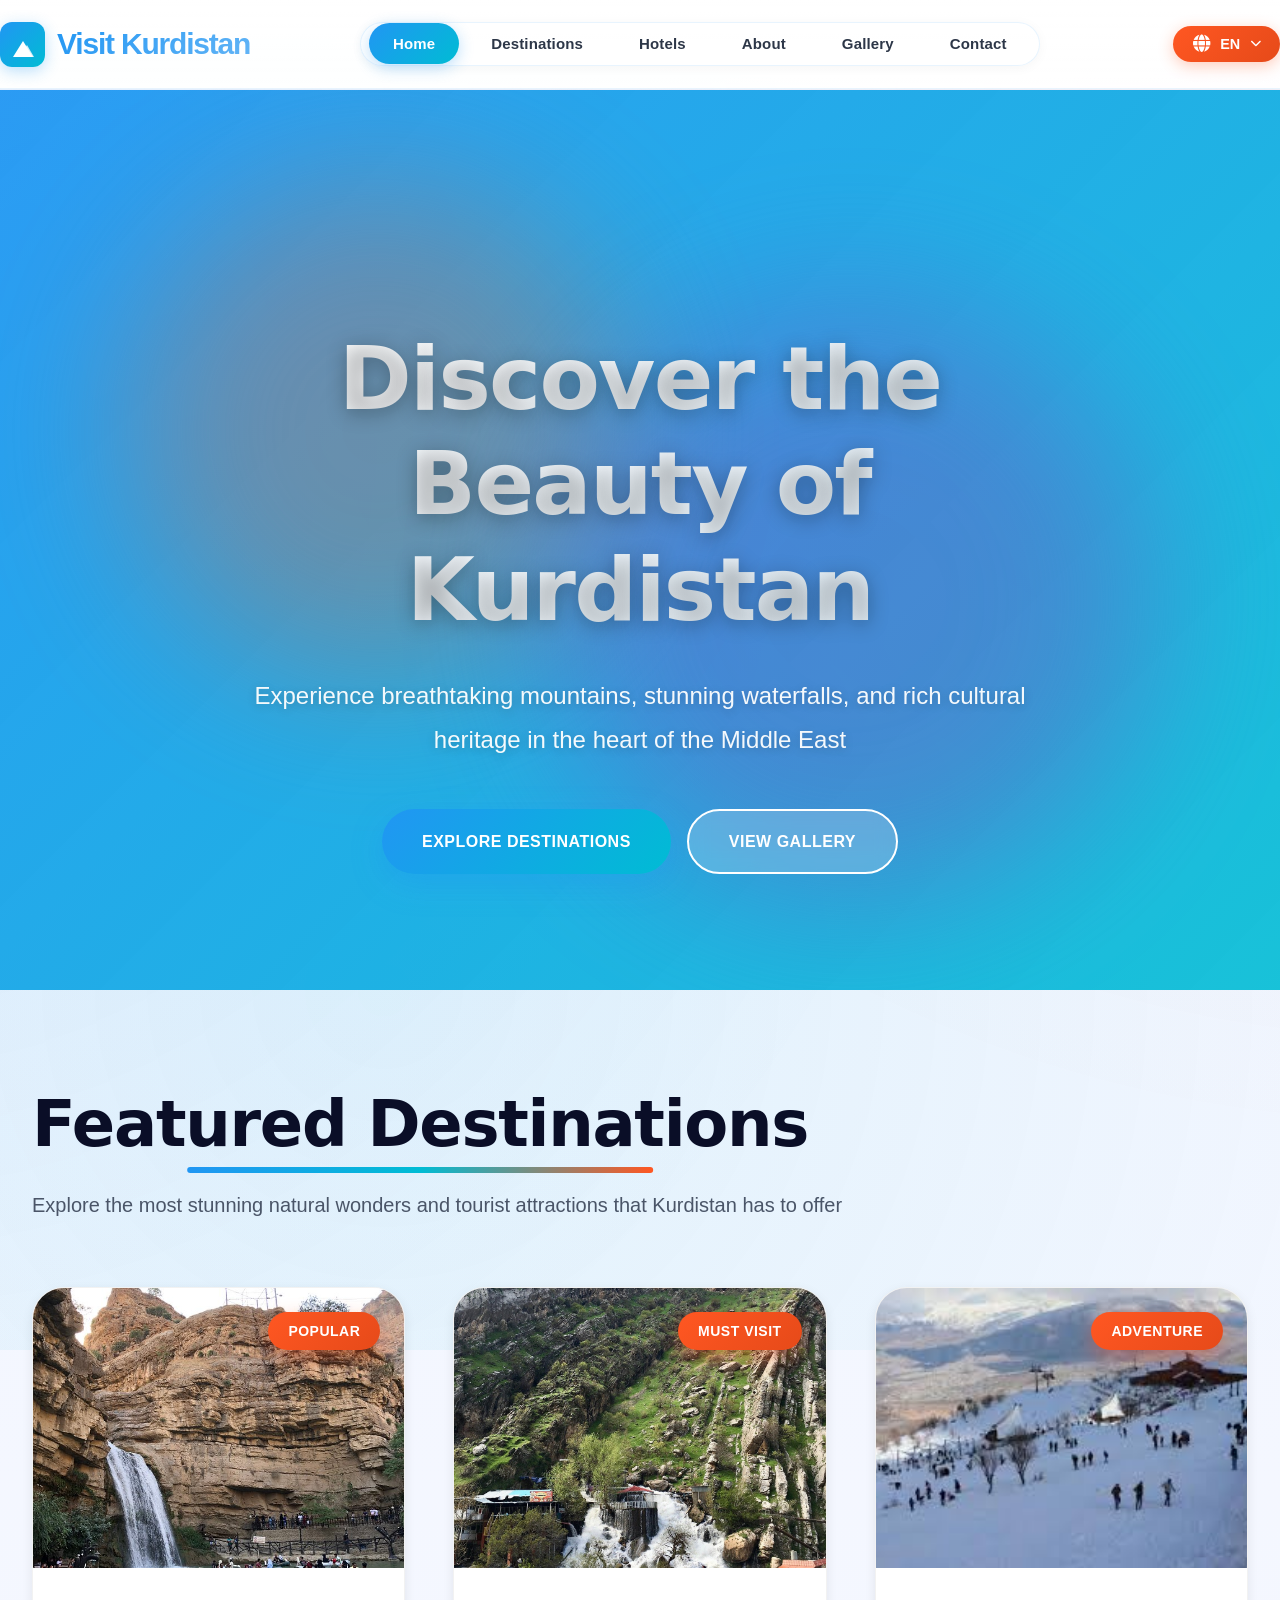
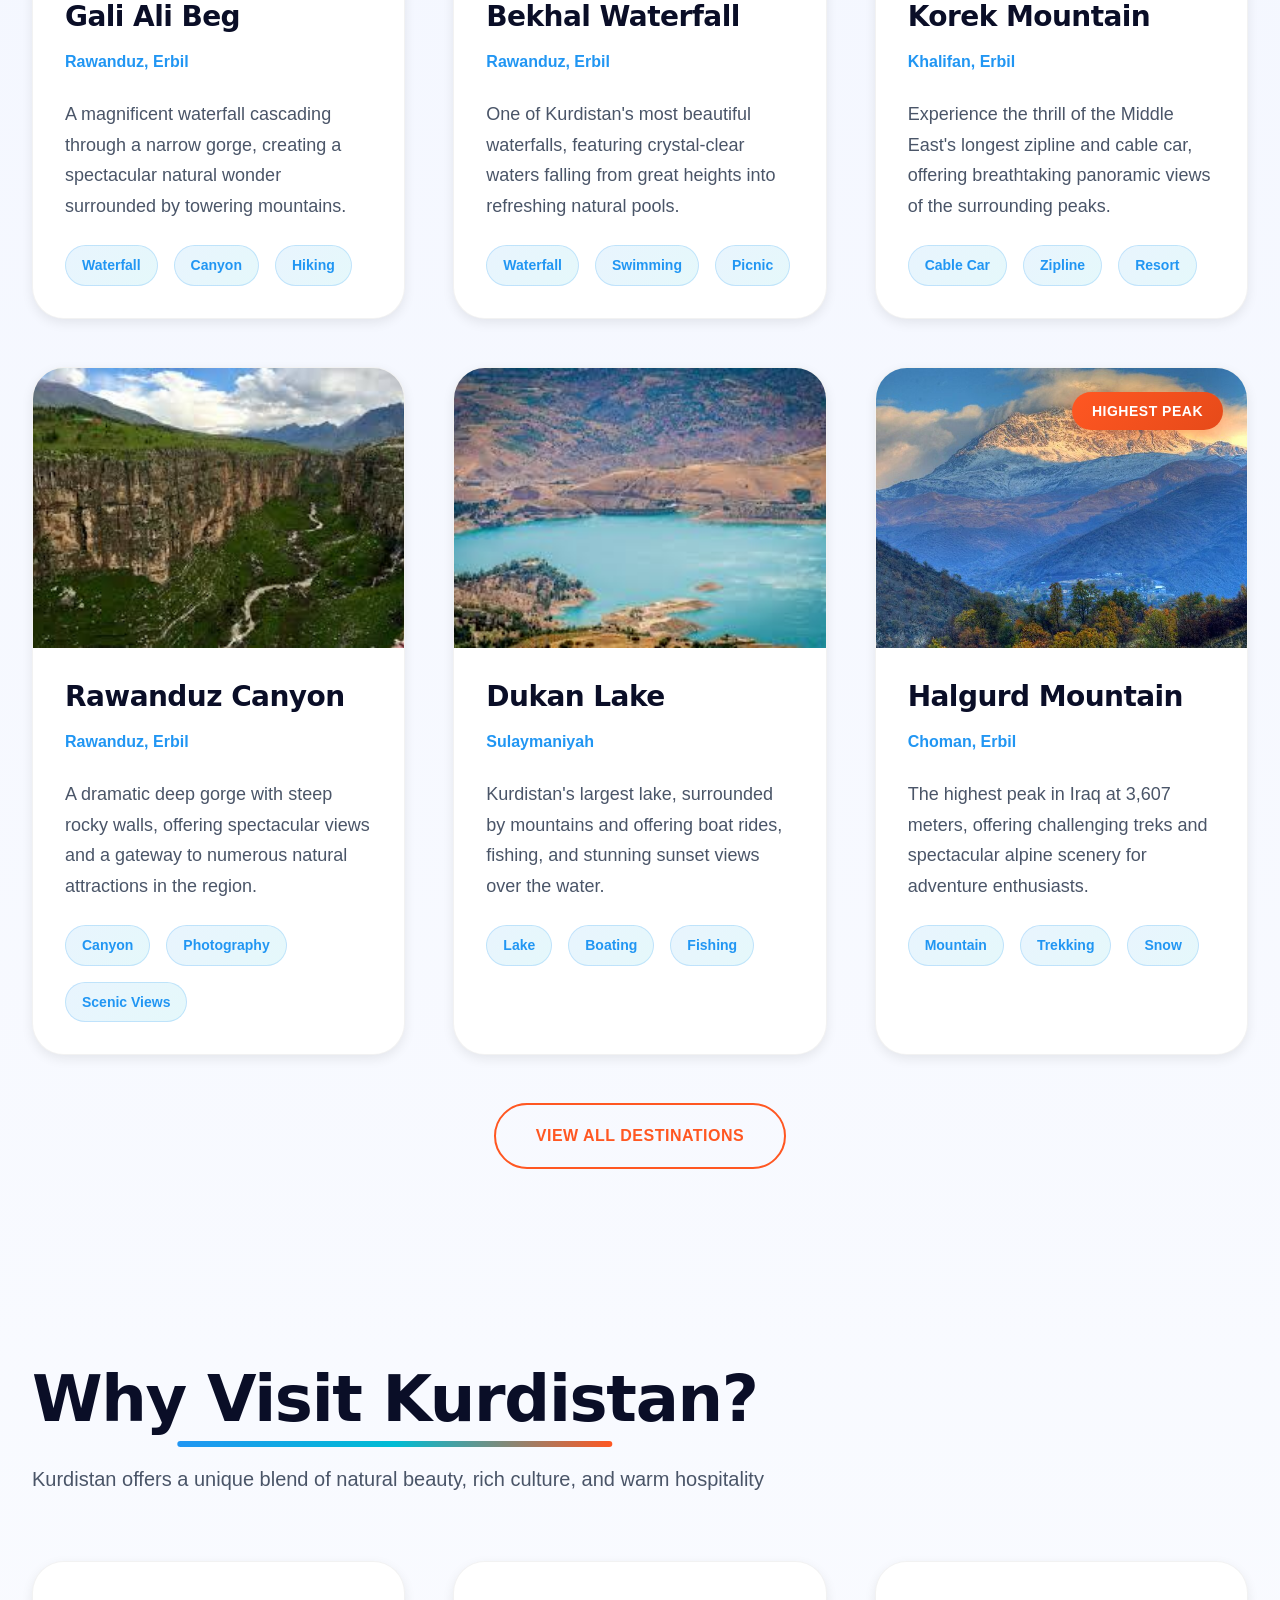
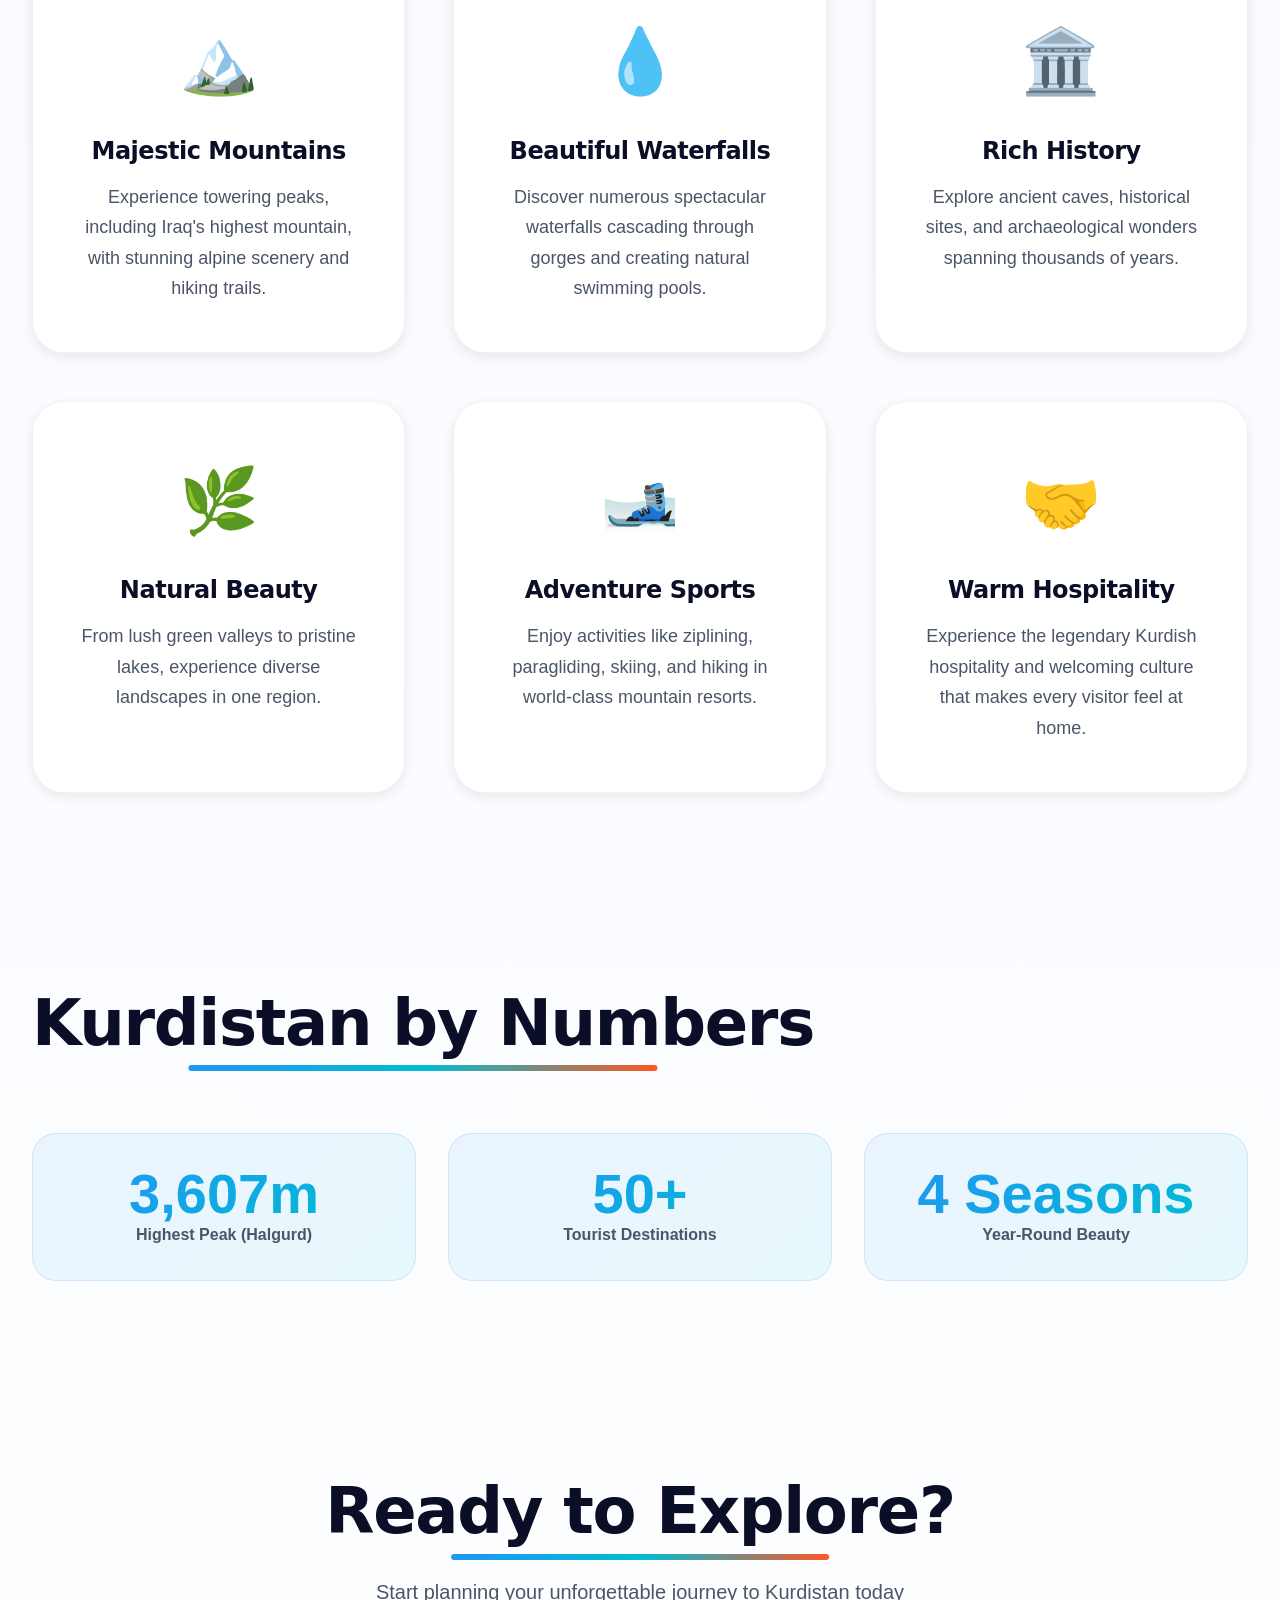
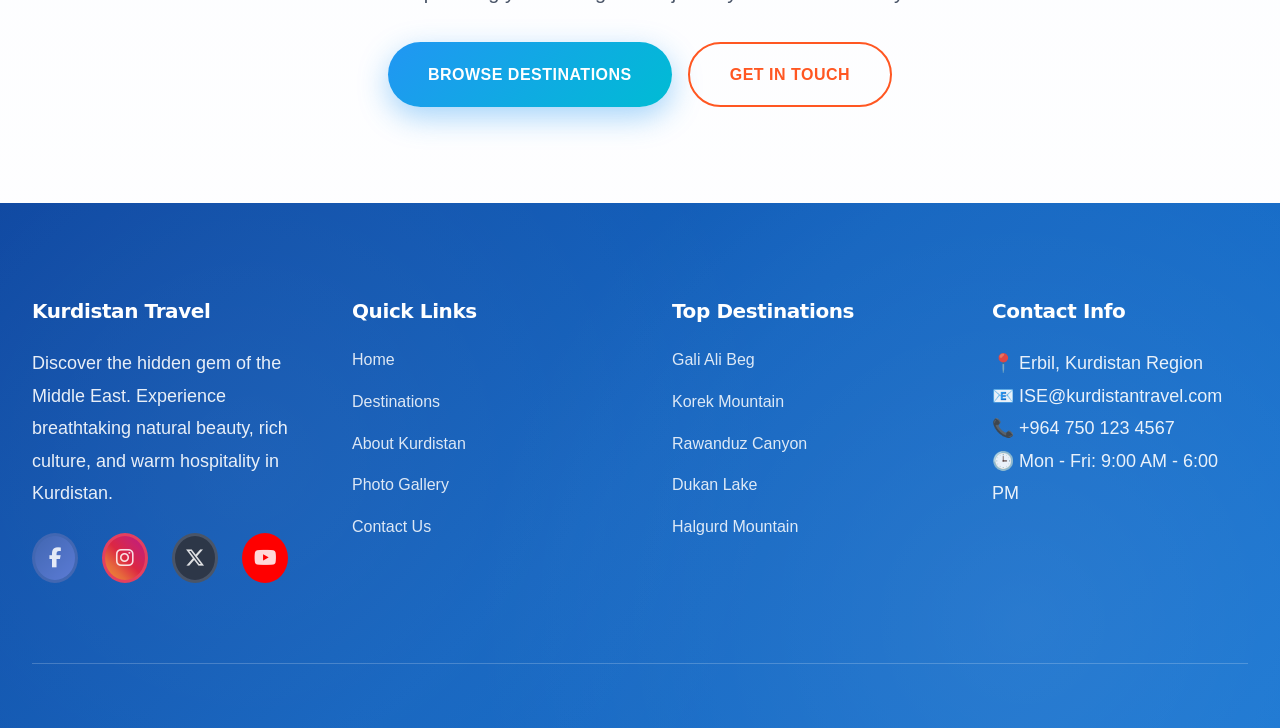
<file: index.html>
<!DOCTYPE html>
<html lang="en">
<!-- MUhamad Mawlud-->
<head>
    <meta charset="UTF-8">
    <meta name="viewport" content="width=device-width, initial-scale=1.0">
    <meta name="description"
        content="Discover the breathtaking beauty of Kurdistan - From majestic mountains to stunning waterfalls, explore the hidden gem of the Middle East.">
    <meta name="keywords"
        content="Kurdistan, travel, tourism, mountains, waterfalls, Gali Ali Beg, Rawanduz, Korek, Dukan Lake">
    <title>Discover Kurdistan - Beautiful Mountain Paradise</title>
    <link rel="stylesheet" href="style.css">
    <link rel="stylesheet" href="https://cdnjs.cloudflare.com/ajax/libs/font-awesome/6.5.1/css/all.min.css">
</head>

<body>
    <!-- Header & Navigation -->
    <header class="header">
        <nav class="navbar container">
            <a href="index.html" class="logo">
                <div class="logo-icon"></div>
                <div class="logo-text">
                    <span>Visit</span> <span>Kurdistan</span>
                </div>
            </a>
            <ul class="nav-menu">
                <li><a href="index.html" class="nav-link active" data-translate="nav-home">Home</a></li>
                <li><a href="destinations.html" class="nav-link" data-translate="nav-destinations">Destinations</a></li>
                <li><a href="hotels.html" class="nav-link" data-translate="nav-hotels">Hotels</a></li>
                <li><a href="about.html" class="nav-link" data-translate="nav-about">About</a></li>
                <li><a href="gallery.html" class="nav-link" data-translate="nav-gallery">Gallery</a></li>
                <li><a href="contact.html" class="nav-link" data-translate="nav-contact">Contact</a></li>
            </ul>
            <!-- Language Switcher -->
            <div class="lang-switcher">
                <button class="lang-btn" onclick="toggleLangDropdown()">
                    <i class="fas fa-globe"></i>
                    <span>EN</span>
                    <i class="fas fa-chevron-down"></i>
                </button>
                <div class="lang-dropdown">
                    <button class="lang-option" onclick="setLanguage('en')"> English</button>
                    <button class="lang-option" onclick="setLanguage('ku')"> کوردی</button>
                    <button class="lang-option" onclick="setLanguage('ar')"> العربية</button>
                </div>
            </div>
            <!-- Hamburger Menu Button -->
            <button class="hamburger" onclick="toggleMobileMenu()" aria-label="Toggle menu">
                <span></span>
                <span></span>
                <span></span>
            </button>
        </nav>
        <!-- Mobile Menu Overlay -->
        <div class="mobile-menu-overlay" onclick="toggleMobileMenu()"></div>
    </header>

    <!-- Hero Section -->
    <section class="hero"
        style="background: linear-gradient(135deg, rgba(33, 150, 243, 0.95) 0%, rgba(0, 188, 212, 0.9) 100%), url('https://images.unsplash.com/photo-1506905925346-21bda4d32df4?w=1600&q=80') center/cover no-repeat;">
        <div class="hero-content">
            <h1 class="hero-title" data-translate="hero-title">Discover the Beauty of Kurdistan</h1>
            <p class="hero-subtitle" data-translate="hero-subtitle">Experience breathtaking mountains, stunning
                waterfalls, and rich cultural heritage
                in the heart of the Middle East</p>
            <div style="display: flex; gap: 1rem; justify-content: center; flex-wrap: wrap;">
                <a href="destinations.html" class="btn btn-primary" data-translate="btn-explore">Explore
                    Destinations</a>
                <a href="gallery.html" class="btn btn-secondary" data-translate="btn-gallery">View Gallery</a>
            </div>
        </div>
    </section>

    <!-- Featured Destinations -->
    <section class="section">
        <div class="container">
            <h2 class="section-title" data-translate="section-featured">Featured Destinations</h2>
            <p class="section-subtitle" data-translate="section-featured-sub">Explore the most stunning natural wonders
                and tourist attractions that Kurdistan
                has to offer</p>

            <div class="destination-grid">
                <!-- Gali Ali Beg -->
                <div class="destination-card">
                    <div class="card-image">
                        <img src="Gali Ali Beg Waterfall.jpg" alt="Gali Ali Beg Waterfall" loading="lazy">
                        <span class="card-badge" data-translate="badge-popular">Popular</span>
                    </div>
                    <div class="card-content">
                        <h3 class="card-title" data-translate="card-gali-title">Gali Ali Beg</h3>
                        <a href="https://maps.google.com/?q=36.631529, 44.446630" target="_blank" class="card-location"
                            data-translate="card-gali-location">📍 Rawanduz, Erbil</a>
                        <p class="card-description" data-translate="card-gali-desc">
                            A magnificent waterfall cascading through a narrow gorge, creating a spectacular natural
                            wonder surrounded by towering mountains.
                        </p>
                        <div class="card-features">
                            <span class="feature-tag" data-translate="tag-waterfall">Waterfall</span>
                            <span class="feature-tag" data-translate="tag-canyon">Canyon</span>
                            <span class="feature-tag" data-translate="tag-hiking">Hiking</span>
                        </div>
                    </div>
                </div>

                <!-- Bekhal Waterfall -->
                <div class="destination-card">
                    <div class="card-image">
                        <img src="Bekhal Waterfall.jpg" alt="Bekhal Waterfall" loading="lazy">
                        <span class="card-badge" data-translate="badge-must-visit">Must Visit</span>
                    </div>
                    <div class="card-content">
                        <h3 class="card-title" data-translate="card-bekhal-title">Bekhal Waterfall</h3>
                        <a href="https://maps.google.com/?q=36.617725, 44.498289" target="_blank" class="card-location"
                            data-translate="card-bekhal-location">📍 Rawanduz, Erbil</a>
                        <p class="card-description" data-translate="card-bekhal-desc">
                            One of Kurdistan's most beautiful waterfalls, featuring crystal-clear waters falling from
                            great heights into refreshing natural pools.
                        </p>
                        <div class="card-features">
                            <span class="feature-tag" data-translate="tag-waterfall">Waterfall</span>
                            <span class="feature-tag" data-translate="tag-swimming">Swimming</span>
                            <span class="feature-tag" data-translate="tag-picnic">Picnic</span>
                        </div>
                    </div>
                </div>

                <!-- Korek Mountain -->
                <div class="destination-card">
                    <div class="card-image">
                        <img src="Korek Mountain.jpeg" alt="Korek Mountain Resort" loading="lazy">
                        <span class="card-badge" data-translate="badge-adventure">Adventure</span>
                    </div>
                    <div class="card-content">
                        <h3 class="card-title" data-translate="card-korek-title">Korek Mountain</h3>
                        <a href="https://maps.google.com/?q=36.599242, 44.454270

" target="_blank" class="card-location" data-translate="card-korek-location">📍 Khalifan, Erbil</a>
                        <p class="card-description" data-translate="card-korek-desc">
                            Experience the thrill of the Middle East's longest zipline and cable car, offering
                            breathtaking panoramic views of the surrounding peaks.
                        </p>
                        <div class="card-features">
                            <span class="feature-tag" data-translate="tag-cable-car">Cable Car</span>
                            <span class="feature-tag" data-translate="tag-zipline">Zipline</span>
                            <span class="feature-tag" data-translate="tag-resort">Resort</span>
                        </div>
                    </div>
                </div>

                <!-- Rawanduz Canyon -->
                <div class="destination-card">
                    <div class="card-image">
                        <img src="Rawanduz Canyon.jpeg" alt="Rawanduz Canyon" loading="lazy">
                    </div>
                    <div class="card-content">
                        <h3 class="card-title" data-translate="card-rawanduz-title">Rawanduz Canyon</h3>
                        <a href="https://maps.google.com/?q=36.622005, 44.532800

" target="_blank" class="card-location" data-translate="card-rawanduz-location">📍 Rawanduz</a>
                        <p class="card-description" data-translate="card-rawanduz-desc">
                            A dramatic deep gorge with steep rocky walls, offering spectacular views and a gateway to
                            numerous natural attractions in the region.
                        </p>
                        <div class="card-features">
                            <span class="feature-tag" data-translate="tag-canyon">Canyon</span>
                            <span class="feature-tag" data-translate="tag-photography">Photography</span>
                            <span class="feature-tag" data-translate="tag-scenic-views">Scenic Views</span>
                        </div>
                    </div>
                </div>

                <!-- Dukan Lake -->
                <div class="destination-card">
                    <div class="card-image">
                        <img src="Dukan Lake.jpeg" alt="Dukan Lake" loading="lazy">
                    </div>
                    <div class="card-content">
                        <h3 class="card-title" data-translate="card-dukan-title">Dukan Lake</h3>
                        <a href="https://maps.google.com/?q=35.9547,44.9583" target="_blank" class="card-location"
                            data-translate="card-dukan-location">Dukan</a>
                        <p class="card-description" data-translate="card-dukan-desc">
                            Kurdistan's largest lake, surrounded by mountains and offering boat rides, fishing, and
                            stunning sunset views over the water.
                        </p>
                        <div class="card-features">
                            <span class="feature-tag" data-translate="tag-lake">Lake</span>
                            <span class="feature-tag" data-translate="tag-boating">Boating</span>
                            <span class="feature-tag" data-translate="tag-fishing">Fishing</span>
                        </div>
                    </div>
                </div>

                <!-- Halgurd Mountain -->
                <div class="destination-card">
                    <div class="card-image">
                        <img src="Hallgurd.jpeg" alt="Halgurd Mountain" loading="lazy">
                        <span class="card-badge" data-translate="badge-highest-peak">Highest Peak</span>
                    </div>
                    <div class="card-content">
                        <h3 class="card-title" data-translate="card-halgurd-title">Halgurd Mountain</h3>
                        <a href="https://maps.google.com/?q=36.733467, 44.858453

" target="_blank" class="card-location" data-translate="card-halgurd-location">Choman</a>
                        <p class="card-description" data-translate="card-halgurd-desc">
                            The highest peak in Iraq at 3,607 meters, offering challenging treks and spectacular alpine
                            scenery for adventure enthusiasts.
                        </p>
                        <div class="card-features">
                            <span class="feature-tag" data-translate="tag-mountain">Mountain</span>
                            <span class="feature-tag" data-translate="tag-trekking">Trekking</span>
                            <span class="feature-tag" data-translate="tag-snow">Snow</span>
                        </div>
                    </div>
                </div>
            </div>

            <div style="text-align: center; margin-top: 3rem;">
                <a href="destinations.html" class="btn btn-outline" data-translate="btn-view-all">View All
                    Destinations</a>
            </div>
        </div>
    </section>

    <!-- Why Visit Kurdistan -->
    <section class="section section-light">
        <div class="container">
            <h2 class="section-title" data-translate="why-title">Why Visit Kurdistan?</h2>
            <p class="section-subtitle" data-translate="why-subtitle">Kurdistan offers a unique blend of natural beauty,
                rich culture, and warm
                hospitality</p>

            <div class="features">
                <div class="feature-box">
                    <div class="feature-icon">🏔️</div>
                    <h3 class="feature-title" data-translate="feature-mountains">Majestic Mountains</h3>
                    <p class="feature-description" data-translate="feature-mountains-desc">
                        Experience towering peaks, including Iraq's highest mountain, with stunning alpine scenery and
                        hiking trails.
                    </p>
                </div>

                <div class="feature-box">
                    <div class="feature-icon">💧</div>
                    <h3 class="feature-title" data-translate="feature-waterfalls">Beautiful Waterfalls</h3>
                    <p class="feature-description" data-translate="feature-waterfalls-desc">
                        Discover numerous spectacular waterfalls cascading through gorges and creating natural swimming
                        pools.
                    </p>
                </div>

                <div class="feature-box">
                    <div class="feature-icon">🏛️</div>
                    <h3 class="feature-title" data-translate="feature-history">Rich History</h3>
                    <p class="feature-description" data-translate="feature-history-desc">
                        Explore ancient caves, historical sites, and archaeological wonders spanning thousands of years.
                    </p>
                </div>

                <div class="feature-box">
                    <div class="feature-icon">🌿</div>
                    <h3 class="feature-title" data-translate="feature-nature">Natural Beauty</h3>
                    <p class="feature-description" data-translate="feature-nature-desc">
                        From lush green valleys to pristine lakes, experience diverse landscapes in one region.
                    </p>
                </div>

                <div class="feature-box">
                    <div class="feature-icon">🎿</div>
                    <h3 class="feature-title" data-translate="feature-adventure">Adventure Sports</h3>
                    <p class="feature-description" data-translate="feature-adventure-desc">
                        Enjoy activities like ziplining, paragliding, skiing, and hiking in world-class mountain
                        resorts.
                    </p>
                </div>

                <div class="feature-box">
                    <div class="feature-icon">🤝</div>
                    <h3 class="feature-title" data-translate="feature-hospitality">Warm Hospitality</h3>
                    <p class="feature-description" data-translate="feature-hospitality-desc">
                        Experience the legendary Kurdish hospitality and welcoming culture that makes every visitor feel
                        at home.
                    </p>
                </div>
            </div>
        </div>
    </section>

    <!-- Quick Stats -->
    <section class="section">
        <div class="container">
            <h2 class="section-title" data-translate="quick-stats-title">Kurdistan by Numbers</h2>
            <div class="stats">
                <div class="stat-box">
                    <span class="stat-number">3,607m</span>
                    <span class="stat-label" data-translate="quick-stats-peak">Highest Peak (Halgurd)</span>
                </div>
                <div class="stat-box">
                    <span class="stat-number">50+</span>
                    <span class="stat-label" data-translate="quick-stats-destinations">Tourist Destinations</span>
                </div>
                <div class="stat-box">
                    <span class="stat-number">4 Seasons</span>
                    <span class="stat-label" data-translate="quick-stats-seasons">Year-Round Beauty</span>
                </div>
            </div>
        </div>
    </section>

    <!-- Call to Action -->
    <section class="section section-light">
        <div class="container text-center">
            <h2 class="section-title" data-translate="cta-title">Ready to Explore?</h2>
            <p class="section-subtitle" data-translate="cta-subtitle">Start planning your unforgettable journey to
                Kurdistan today</p>
            <div style="display: flex; gap: 1rem; justify-content: center; flex-wrap: wrap; margin-top: 2rem;">
                <a href="destinations.html" class="btn btn-primary" data-translate="btn-browse">Browse Destinations</a>
                <a href="contact.html" class="btn btn-outline" data-translate="btn-contact">Get in Touch</a>
            </div>
        </div>
    </section>

    <!-- Footer -->
    <footer class="footer">
        <div class="container">
            <div class="footer-content">
                <div class="footer-section">
                    <h3 data-translate="footer-title">Kurdistan Travel</h3>
                    <p data-translate="footer-desc">
                        Discover the hidden gem of the Middle East. Experience breathtaking natural beauty, rich
                        culture, and warm hospitality in Kurdistan.
                    </p>
                    <div class="social-links">
                        <a href="https://facebook.com" target="_blank" rel="noopener noreferrer"
                            class="social-link social-facebook" aria-label="Facebook"><i
                                class="fab fa-facebook-f"></i></a>
                        <a href="https://instagram.com" target="_blank" rel="noopener noreferrer"
                            class="social-link social-instagram" aria-label="Instagram"><i
                                class="fab fa-instagram"></i></a>
                        <a href="https://x.com" target="_blank" rel="noopener noreferrer" class="social-link social-x"
                            aria-label="X"><i class="fab fa-x-twitter"></i></a>
                        <a href="https://youtube.com" target="_blank" rel="noopener noreferrer"
                            class="social-link social-youtube" aria-label="YouTube"><i class="fab fa-youtube"></i></a>
                    </div>
                </div>

                <div class="footer-section">
                    <h3 data-translate="footer-quick">Quick Links</h3>
                    <a href="index.html" data-translate="footer-home">Home</a>
                    <a href="destinations.html" data-translate="footer-destinations">Destinations</a>
                    <a href="about.html" data-translate="footer-about">About Kurdistan</a>
                    <a href="gallery.html" data-translate="footer-gallery">Photo Gallery</a>
                    <a href="contact.html" data-translate="footer-contact">Contact Us</a>
                </div>

                <div class="footer-section">
                    <h3 data-translate="footer-top">Top Destinations</h3>
                    <a href="destinations.html#gali-ali-beg" data-translate="card-gali-title">Gali Ali Beg</a>
                    <a href="destinations.html#korek" data-translate="card-korek-title">Korek Mountain</a>
                    <a href="destinations.html#rawanduz" data-translate="card-rawanduz-title">Rawanduz Canyon</a>
                    <a href="destinations.html#dukan" data-translate="card-dukan-title">Dukan Lake</a>
                    <a href="destinations.html#halgurd" data-translate="card-halgurd-title">Halgurd Mountain</a>
                </div>

                <div class="footer-section">
                    <h3 data-translate="footer-info">Contact Info</h3>
                    <p>📍 <span data-translate="footer-erbil">Erbil, Kurdistan Region</span></p>
                    <p>📧 ISE@kurdistantravel.com</p>
                    <p>📞 +964 750 123 4567</p>
                    <p>🕒 <span data-translate="footer-hours">Mon - Fri: 9:00 AM - 6:00 PM</span></p>
                </div>
            </div>

            <div class="footer-bottom">

            </div>
        </div>
    </footer>
</body>
<script src="language.js"></script>

</html>
</file>
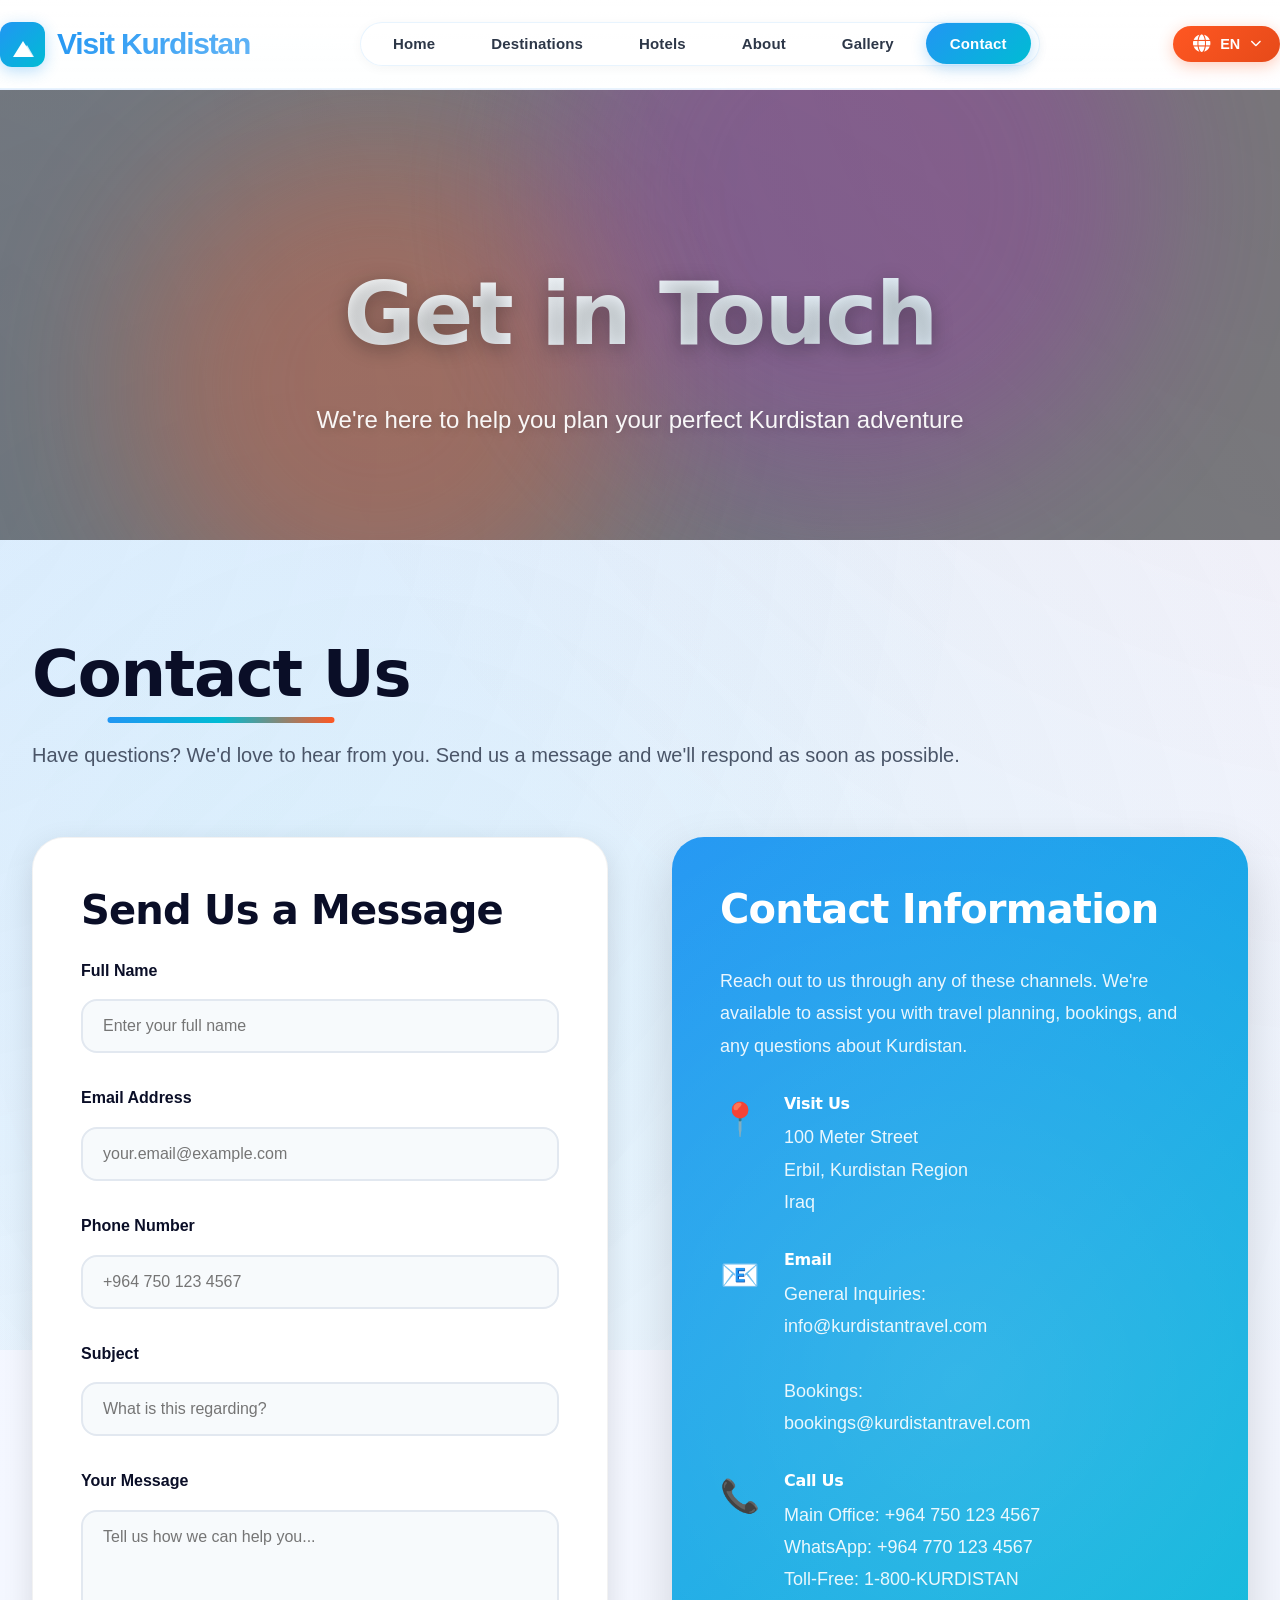
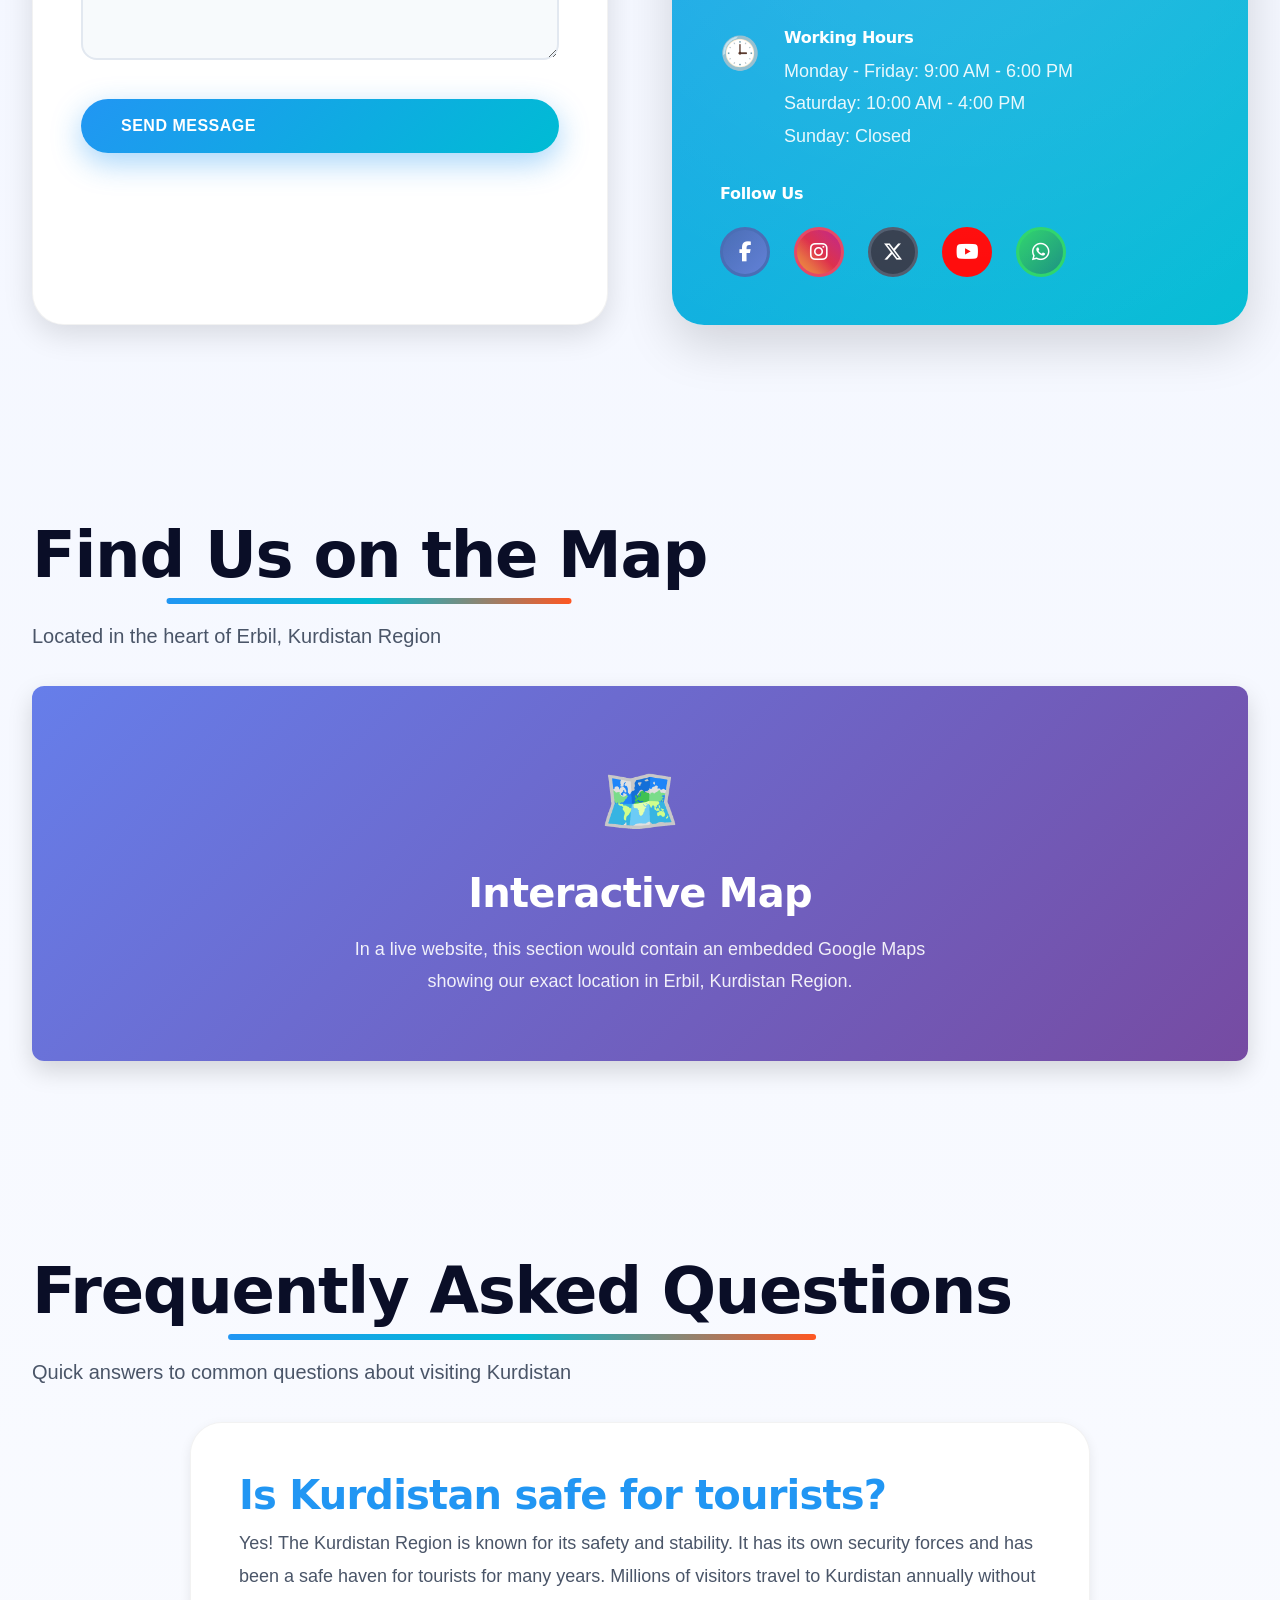
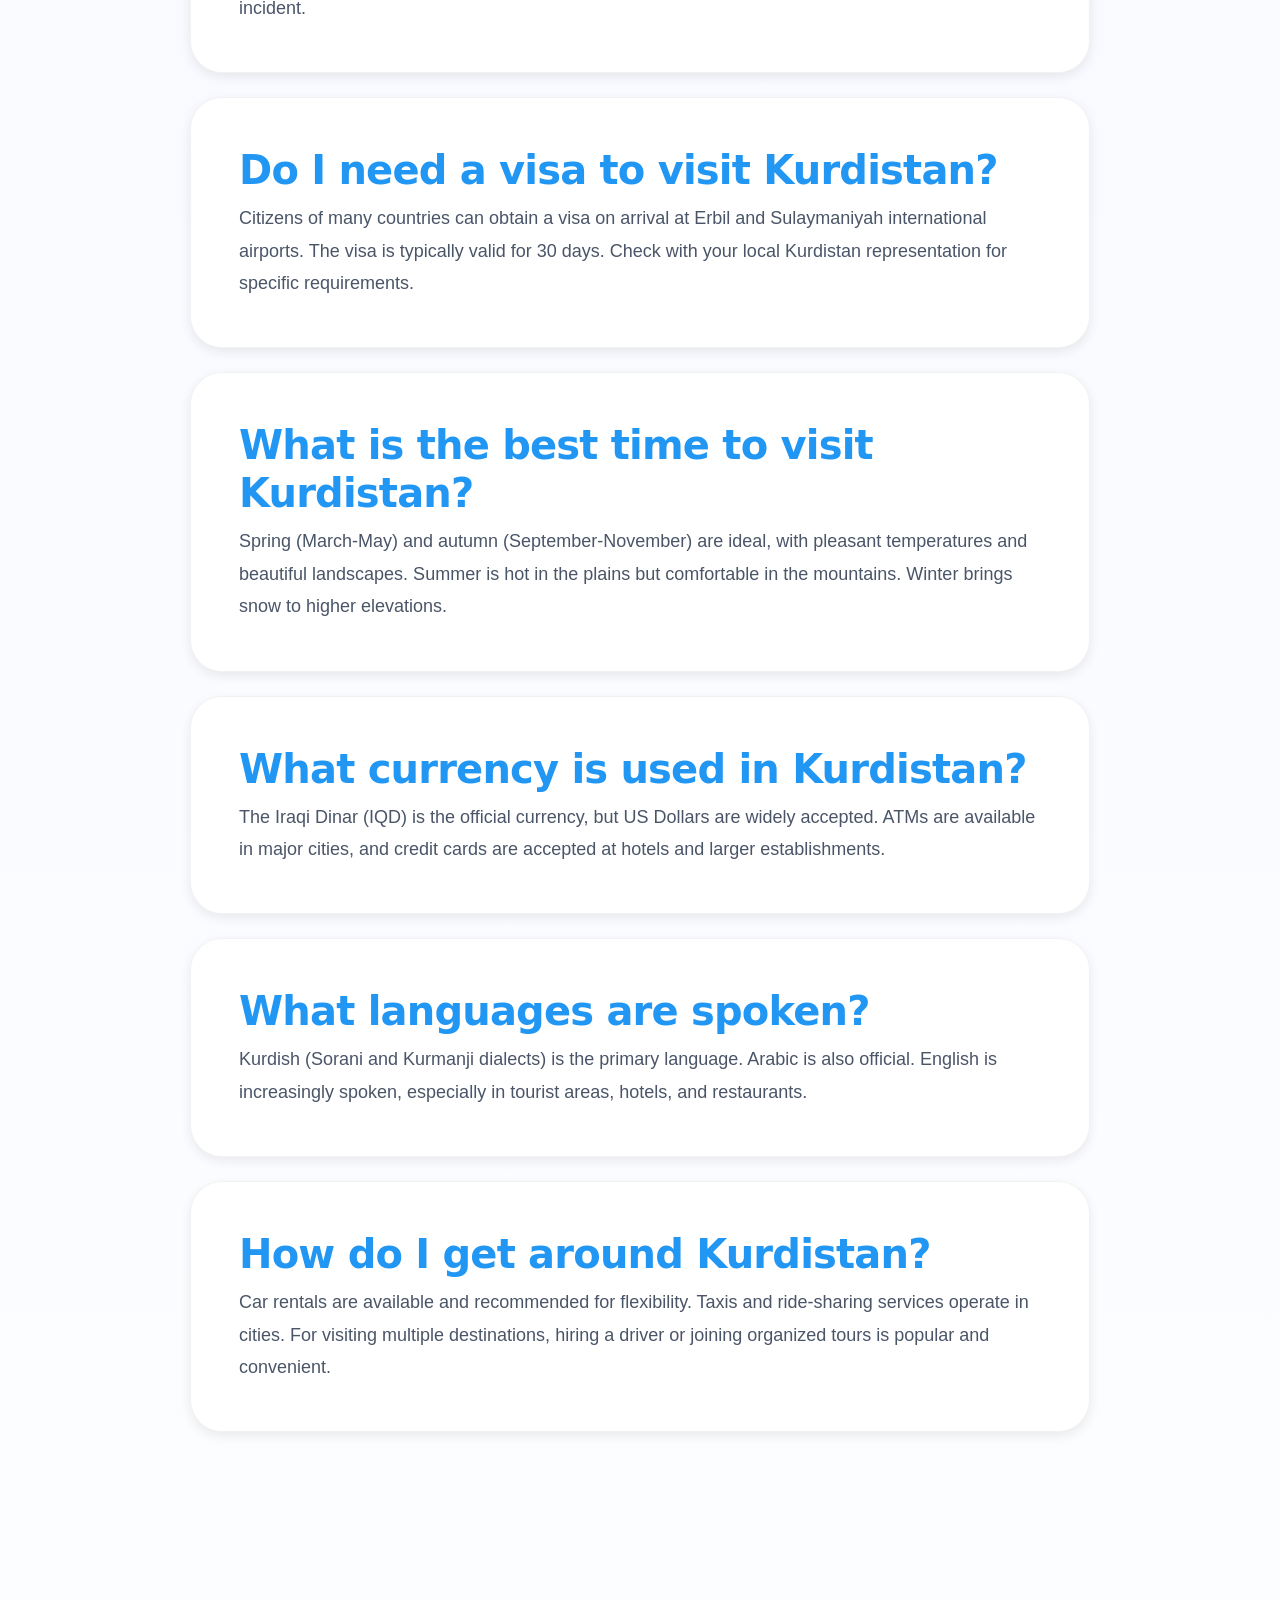
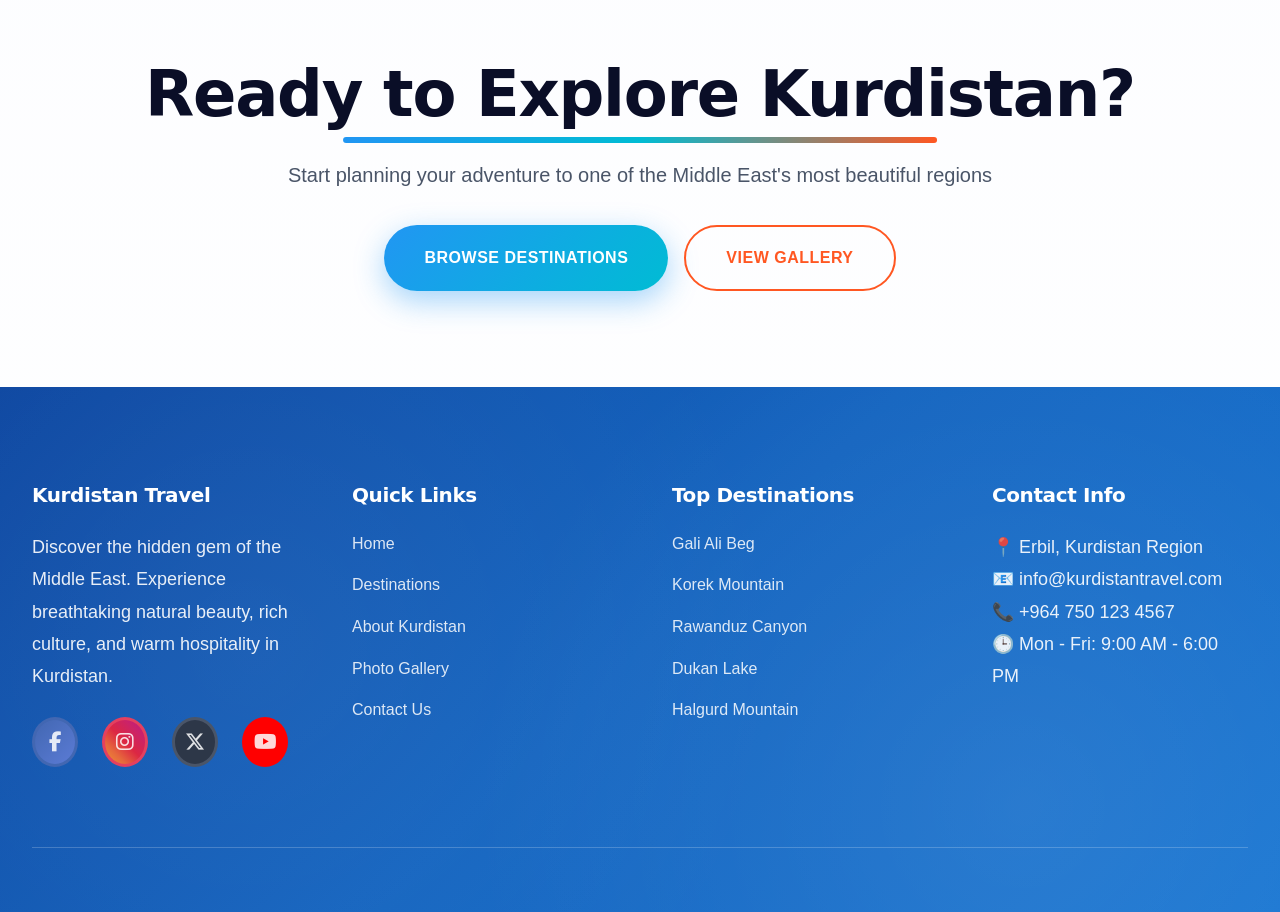
<file: contact.html>
<!DOCTYPE html>
<html lang="en">
<!-- MUhamad Mawlud-->
<head>
    <meta charset="UTF-8">
    <meta name="viewport" content="width=device-width, initial-scale=1.0">
    <meta name="description"
        content="Contact Kurdistan Travel for travel information, tour bookings, and general inquiries about visiting Kurdistan.">
    <meta name="keywords" content="contact, Kurdistan travel, tour booking, travel information, inquiries">
    <title>Contact Us - Kurdistan Travel Information & Support</title>
    <link rel="stylesheet" href="style.css">
    <link rel="stylesheet" href="https://cdnjs.cloudflare.com/ajax/libs/font-awesome/6.5.1/css/all.min.css">
</head>

<body>
    <!-- Header & Navigation -->
    <header class="header">
        <nav class="navbar container">
            <a href="index.html" class="logo">
                <div class="logo-icon"></div>
                <div class="logo-text">
                    <span>Visit</span> <span>Kurdistan</span>
                </div>
            </a>
            <ul class="nav-menu">
                <li><a href="index.html" class="nav-link" data-translate="nav-home">Home</a></li>
                <li><a href="destinations.html" class="nav-link" data-translate="nav-destinations">Destinations</a></li>
                <li><a href="hotels.html" class="nav-link" data-translate="nav-hotels">Hotels</a></li>
                <li><a href="about.html" class="nav-link" data-translate="nav-about">About</a></li>
                <li><a href="gallery.html" class="nav-link" data-translate="nav-gallery">Gallery</a></li>
                <li><a href="contact.html" class="nav-link active" data-translate="nav-contact">Contact</a></li>
            </ul>
            <!-- Language Switcher -->
            <div class="lang-switcher">
                <button class="lang-btn" onclick="toggleLangDropdown()">
                    <i class="fas fa-globe"></i>
                    <span>EN</span>
                    <i class="fas fa-chevron-down"></i>
                </button>
                <div class="lang-dropdown">
                    <button class="lang-option" onclick="setLanguage('en')"> English</button>
                    <button class="lang-option" onclick="setLanguage('ku')"> کوردی</button>
                    <button class="lang-option" onclick="setLanguage('ar')"> العربية</button>
                </div>
            </div>
            <!-- Hamburger Menu Button -->
            <button class="hamburger" onclick="toggleMobileMenu()" aria-label="Toggle menu">
                <span></span>
                <span></span>
                <span></span>
            </button>
        </nav>
        <!-- Mobile Menu Overlay -->
        <div class="mobile-menu-overlay" onclick="toggleMobileMenu()"></div>
    </header>

    <!-- Page Header -->
    <section class="hero"
        style="height: 50vh; min-height: 400px; background: linear-gradient(rgba(0, 0, 0, 0.5), rgba(0, 0, 0, 0.5)), url('https://images.unsplash.com/photo-1423666639041-f56000c27a9a?w=1600&q=80') center/cover no-repeat;">
        <div class="hero-content">
            <h1 class="hero-title" data-translate="contact-hero-title">Get in Touch</h1>
            <p class="hero-subtitle" data-translate="contact-hero-sub">We're here to help you plan your perfect
                Kurdistan adventure</p>
        </div>
    </section>

    <!-- Contact Section -->
    <section class="section">
        <div class="container">
            <h2 class="section-title">Contact Us</h2>
            <p class="section-subtitle">Have questions? We'd love to hear from you. Send us a message and we'll respond
                as soon as possible.</p>

            <div class="contact-wrapper">
                <!-- Contact Form -->
                <div class="contact-form">
                    <h3 style="margin-bottom: 1.5rem;" data-translate="send-message">Send Us a Message</h3>
                    <form action="#" method="post">
                        <div class="form-group">
                            <label for="name" class="form-label" data-translate="form-name">Full Name *</label>
                            <input type="text" id="name" name="name" class="form-control"
                                placeholder="Enter your full name" required>
                        </div>

                        <div class="form-group">
                            <label for="email" class="form-label" data-translate="form-email">Email Address *</label>
                            <input type="email" id="email" name="email" class="form-control"
                                placeholder="your.email@example.com" required>
                        </div>

                        <div class="form-group">
                            <label for="phone" class="form-label">Phone Number</label>
                            <input type="tel" id="phone" name="phone" class="form-control"
                                placeholder="+964 750 123 4567">
                        </div>

                        <div class="form-group">
                            <label for="subject" class="form-label" data-translate="form-subject">Subject *</label>
                            <input type="text" id="subject" name="subject" class="form-control"
                                placeholder="What is this regarding?" required>
                        </div>

                        <div class="form-group">
                            <label for="message" class="form-label" data-translate="form-message">Message *</label>
                            <textarea id="message" name="message" class="form-control"
                                placeholder="Tell us how we can help you..." required></textarea>
                        </div>

                        <button type="submit" class="btn btn-primary" style="width: 100%; cursor: pointer;"
                            data-translate="form-send">
                            Send Message
                        </button>
                    </form>
                </div>

                <!-- Contact Information -->
                <div class="contact-info">
                    <h3 data-translate="contact-info-title">Contact Information</h3>
                    <p style="margin-bottom: 2rem; color: rgba(255, 255, 255, 0.9);">
                        Reach out to us through any of these channels. We're available to assist you with travel
                        planning, bookings, and any questions about Kurdistan.
                    </p>

                    <div class="info-item">
                        <div class="info-icon">📍</div>
                        <div class="info-content">
                            <h4 data-translate="contact-visit">Visit Us</h4>
                            <p>
                                100 Meter Street<br>
                                Erbil, Kurdistan Region<br>
                                Iraq
                            </p>
                        </div>
                    </div>

                    <div class="info-item">
                        <div class="info-icon">📧</div>
                        <div class="info-content">
                            <h4 data-translate="contact-email">Email Us</h4>
                            <p>
                                <span data-translate="contact-general">General Inquiries:</span><br>
                                info@kurdistantravel.com<br><br>
                                <span data-translate="contact-bookings">Bookings:</span><br>
                                bookings@kurdistantravel.com
                            </p>
                        </div>
                    </div>

                    <div class="info-item">
                        <div class="info-icon">📞</div>
                        <div class="info-content">
                            <h4 data-translate="contact-call">Call Us</h4>
                            <p>
                                <span data-translate="contact-main">Main Office:</span> +964 750 123 4567<br>
                                WhatsApp: +964 770 123 4567<br>
                                Toll-Free: 1-800-KURDISTAN
                            </p>
                        </div>
                    </div>

                    <div class="info-item">
                        <div class="info-icon">🕒</div>
                        <div class="info-content">
                            <h4 data-translate="contact-hours">Business Hours</h4>
                            <p>
                                Monday - Friday: 9:00 AM - 6:00 PM<br>
                                Saturday: 10:00 AM - 4:00 PM<br>
                                Sunday: Closed
                            </p>
                        </div>
                    </div>

                    <div style="margin-top: 2rem;">
                        <h4 style="color: white; margin-bottom: 1rem;" data-translate="contact-follow">Follow Us</h4>
                        <div class="social-links">
                            <a href="https://facebook.com" target="_blank" rel="noopener noreferrer"
                                class="social-link social-facebook" aria-label="Facebook"><i
                                    class="fab fa-facebook-f"></i></a>
                            <a href="https://instagram.com" target="_blank" rel="noopener noreferrer"
                                class="social-link social-instagram" aria-label="Instagram"><i
                                    class="fab fa-instagram"></i></a>
                            <a href="https://x.com" target="_blank" rel="noopener noreferrer"
                                class="social-link social-x" aria-label="X"><i class="fab fa-x-twitter"></i></a>
                            <a href="https://youtube.com" target="_blank" rel="noopener noreferrer"
                                class="social-link social-youtube" aria-label="YouTube"><i
                                    class="fab fa-youtube"></i></a>
                            <a href="https://wa.me/9647701234567" target="_blank" rel="noopener noreferrer"
                                class="social-link social-whatsapp" aria-label="WhatsApp"><i
                                    class="fab fa-whatsapp"></i></a>
                        </div>
                    </div>
                </div>
            </div>
        </div>
    </section>

    <!-- Map Section -->
    <section class="section section-light">
        <div class="container">
            <h2 class="section-title" data-translate="map-title">Find Us on the Map</h2>
            <p class="section-subtitle" data-translate="map-sub">Located in the heart of Erbil, Kurdistan Region</p>

            <div
                style="margin-top: 2rem; border-radius: 12px; overflow: hidden; box-shadow: 0 10px 25px rgba(0,0,0,0.15);">
                <div
                    style="background: linear-gradient(135deg, #667eea 0%, #764ba2 100%); padding: 4rem; text-align: center; color: white;">
                    <div style="font-size: 4rem; margin-bottom: 1rem;">🗺️</div>
                    <h3 style="color: white; margin-bottom: 1rem;" data-translate="map-interactive">Interactive Map</h3>
                    <p style="color: rgba(255,255,255,0.9); max-width: 600px; margin: 0 auto;"
                        data-translate="map-desc">
                        In a live website, this section would contain an embedded Google Maps showing our exact location
                        in Erbil, Kurdistan Region.
                        You can find us at the coordinates: 36.1911° N, 44.0093° E
                    </p>
                </div>
            </div>
        </div>
    </section>

    <!-- FAQ Section -->
    <section class="section">
        <div class="container">
            <h2 class="section-title" data-translate="faq-title">Frequently Asked Questions</h2>
            <p class="section-subtitle" data-translate="faq-sub">Quick answers to common questions about traveling to
                Kurdistan</p>

            <div style="max-width: 900px; margin: 2rem auto;">
                <div class="feature-box" style="text-align: left; margin-bottom: 1.5rem;">
                    <h3 style="color: #2196F3; margin-bottom: 0.5rem;" data-translate="faq-safe">Is Kurdistan safe for
                        tourists?</h3>
                    <p style="color: #4a5568; margin: 0;" data-translate="faq-safe-ans">
                        Yes! The Kurdistan Region is known for its safety and stability. It has its own security forces
                        and has been a safe haven for tourists for many years. Millions of visitors travel to Kurdistan
                        annually without incident.
                    </p>
                </div>

                <div class="feature-box" style="text-align: left; margin-bottom: 1.5rem;">
                    <h3 style="color: #2196F3; margin-bottom: 0.5rem;" data-translate="faq-visa">Do I need a visa to
                        visit Kurdistan?</h3>
                    <p style="color: #4a5568; margin: 0;" data-translate="faq-visa-ans">
                        Citizens of many countries can obtain a visa on arrival at Erbil and Sulaymaniyah international
                        airports. The visa is typically valid for 30 days. Check with your local Kurdistan
                        representation for specific requirements.
                    </p>
                </div>

                <div class="feature-box" style="text-align: left; margin-bottom: 1.5rem;">
                    <h3 style="color: #2196F3; margin-bottom: 0.5rem;" data-translate="faq-time">What is the best time
                        to visit Kurdistan?</h3>
                    <p style="color: #4a5568; margin: 0;" data-translate="faq-time-ans">
                        Spring (March-May) and autumn (September-November) are ideal, with pleasant temperatures and
                        beautiful landscapes. Summer is hot in the plains but comfortable in the mountains. Winter
                        brings snow to higher elevations.
                    </p>
                </div>

                <div class="feature-box" style="text-align: left; margin-bottom: 1.5rem;">
                    <h3 style="color: #2196F3; margin-bottom: 0.5rem;" data-translate="faq-currency">What currency is
                        used in Kurdistan?</h3>
                    <p style="color: #4a5568; margin: 0;" data-translate="faq-currency-ans">
                        The Iraqi Dinar (IQD) is the official currency, but US Dollars are widely accepted. ATMs are
                        available in major cities, and credit cards are accepted at hotels and larger establishments.
                    </p>
                </div>

                <div class="feature-box" style="text-align: left; margin-bottom: 1.5rem;">
                    <h3 style="color: #2196F3; margin-bottom: 0.5rem;" data-translate="faq-language">What languages are
                        spoken?</h3>
                    <p style="color: #4a5568; margin: 0;" data-translate="faq-language-ans">
                        Kurdish (Sorani and Kurmanji dialects) is the primary language. Arabic is also official. English
                        is increasingly spoken, especially in tourist areas, hotels, and restaurants.
                    </p>
                </div>

                <div class="feature-box" style="text-align: left; margin-bottom: 1.5rem;">
                    <h3 style="color: #2196F3; margin-bottom: 0.5rem;" data-translate="faq-transport">How do I get
                        around Kurdistan?</h3>
                    <p style="color: #4a5568; margin: 0;" data-translate="faq-transport-ans">
                        Car rentals are available and recommended for flexibility. Taxis and ride-sharing services
                        operate in cities. For visiting multiple destinations, hiring a driver or joining organized
                        tours is popular and convenient.
                    </p>
                </div>
            </div>
        </div>
    </section>

    <!-- Call to Action -->
    <section class="section section-light">
        <div class="container text-center">
            <h2 class="section-title" data-translate="contact-cta-title">Ready to Explore Kurdistan?</h2>
            <p class="section-subtitle" data-translate="contact-cta-sub">Start planning your adventure to one of the
                Middle East's most beautiful regions
            </p>
            <div style="display: flex; gap: 1rem; justify-content: center; flex-wrap: wrap; margin-top: 2rem;">
                <a href="destinations.html" class="btn btn-primary" data-translate="btn-browse">Browse Destinations</a>
                <a href="gallery.html" class="btn btn-outline" data-translate="btn-view-gallery">View Gallery</a>
            </div>
        </div>
    </section>

    <!-- Footer -->
    <footer class="footer">
        <div class="container">
            <div class="footer-content">
                <div class="footer-section">
                    <h3 data-translate="footer-title">Kurdistan Travel</h3>
                    <p data-translate="footer-desc">
                        Discover the hidden gem of the Middle East. Experience breathtaking natural beauty, rich
                        culture, and warm hospitality in Kurdistan.
                    </p>
                    <div class="social-links">
                        <a href="https://facebook.com" target="_blank" rel="noopener noreferrer"
                            class="social-link social-facebook" aria-label="Facebook"><i
                                class="fab fa-facebook-f"></i></a>
                        <a href="https://instagram.com" target="_blank" rel="noopener noreferrer"
                            class="social-link social-instagram" aria-label="Instagram"><i
                                class="fab fa-instagram"></i></a>
                        <a href="https://x.com" target="_blank" rel="noopener noreferrer" class="social-link social-x"
                            aria-label="X"><i class="fab fa-x-twitter"></i></a>
                        <a href="https://youtube.com" target="_blank" rel="noopener noreferrer"
                            class="social-link social-youtube" aria-label="YouTube"><i class="fab fa-youtube"></i></a>
                    </div>
                </div>

                <div class="footer-section">
                    <h3 data-translate="footer-quick">Quick Links</h3>
                    <a href="index.html" data-translate="footer-home">Home</a>
                    <a href="destinations.html" data-translate="footer-destinations">Destinations</a>
                    <a href="about.html" data-translate="footer-about">About Kurdistan</a>
                    <a href="gallery.html" data-translate="footer-gallery">Photo Gallery</a>
                    <a href="contact.html" data-translate="footer-contact">Contact Us</a>
                </div>

                <div class="footer-section">
                    <h3 data-translate="footer-top">Top Destinations</h3>
                    <a href="destinations.html#gali-ali-beg" data-translate="card-gali-title">Gali Ali Beg</a>
                    <a href="destinations.html#korek" data-translate="card-korek-title">Korek Mountain</a>
                    <a href="destinations.html#rawanduz" data-translate="card-rawanduz-title">Rawanduz Canyon</a>
                    <a href="destinations.html#dukan" data-translate="card-dukan-title">Dukan Lake</a>
                    <a href="destinations.html#halgurd" data-translate="card-halgurd-title">Halgurd Mountain</a>
                </div>

                <div class="footer-section">
                    <h3 data-translate="footer-info">Contact Info</h3>
                    <p>📍 <span data-translate="footer-erbil">Erbil, Kurdistan Region</span></p>
                    <p>📧 info@kurdistantravel.com</p>
                    <p>📞 +964 750 123 4567</p>
                    <p>🕒 <span data-translate="footer-hours">Mon - Fri: 9:00 AM - 6:00 PM</span></p>
                </div>
            </div>

            <div class="footer-bottom">

            </div>
        </div>
    </footer>
    <script src="language.js"></script>
</body>

</html>
</file>
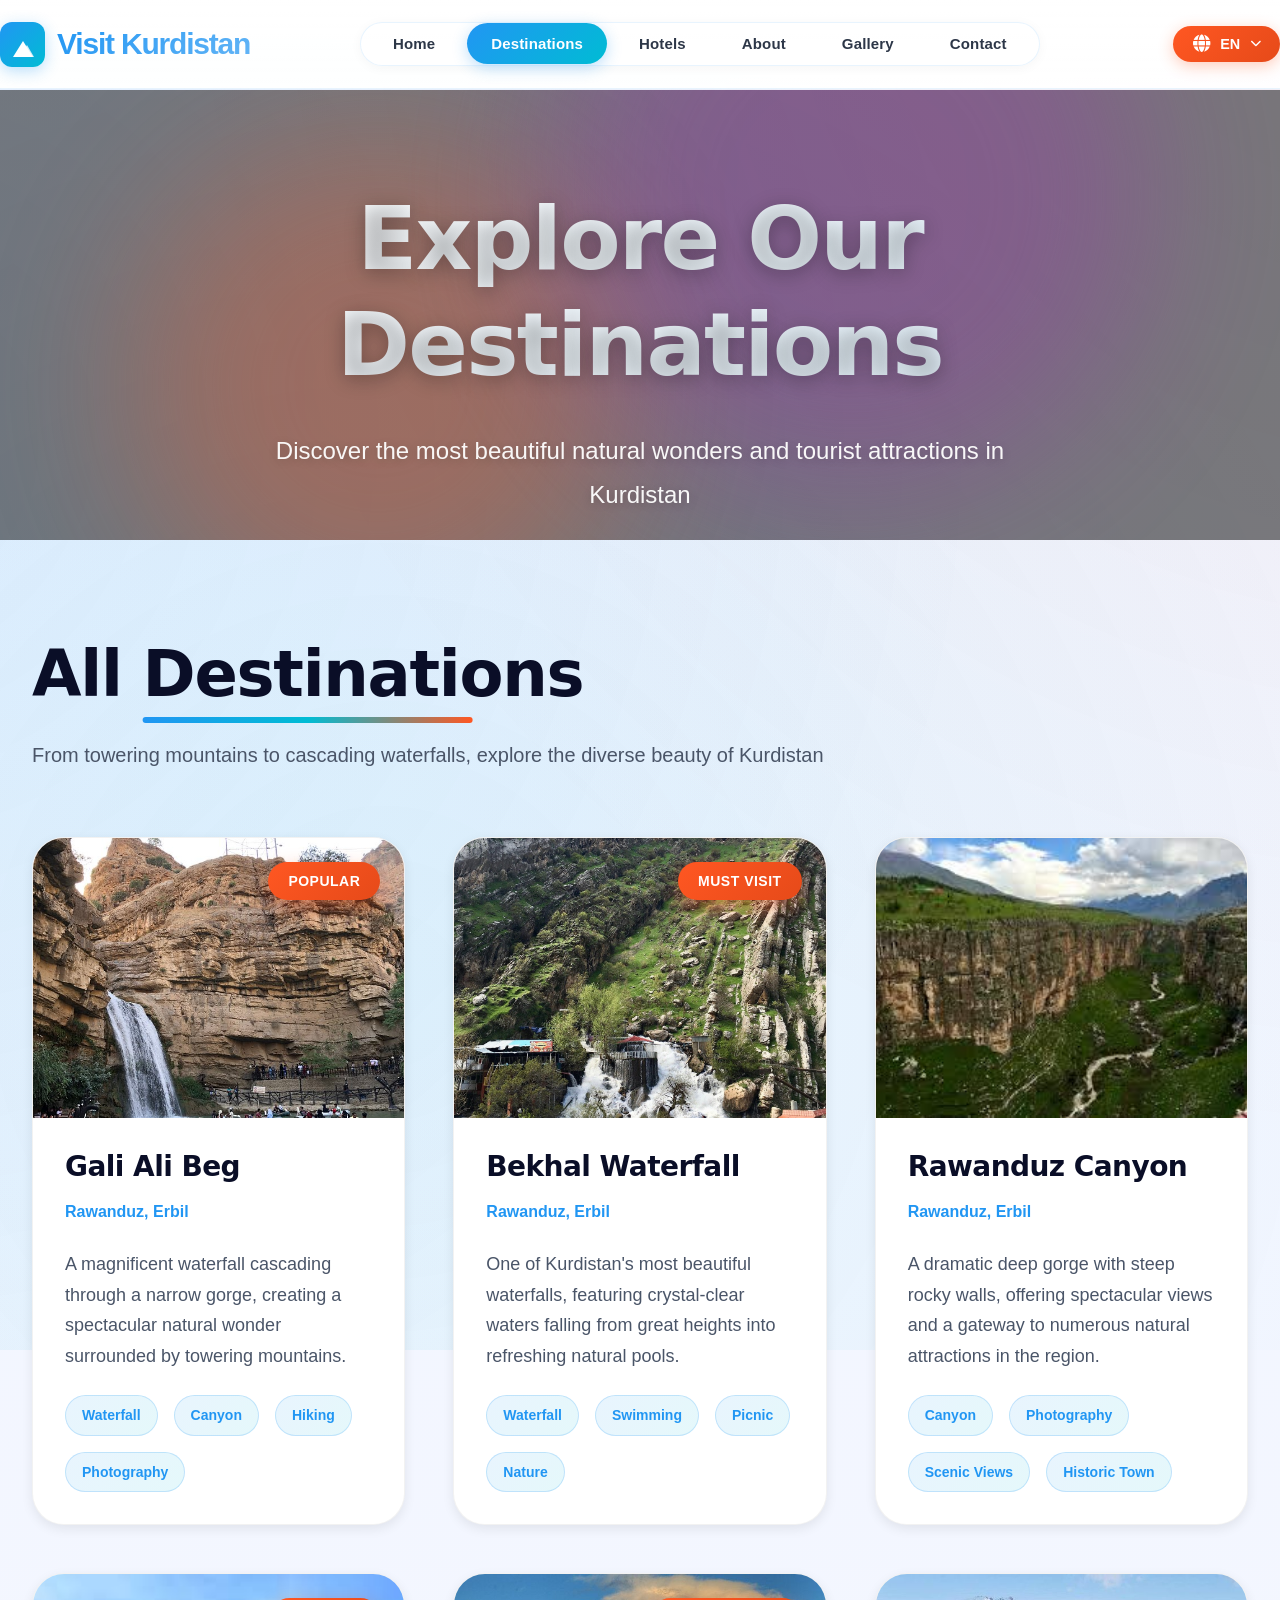
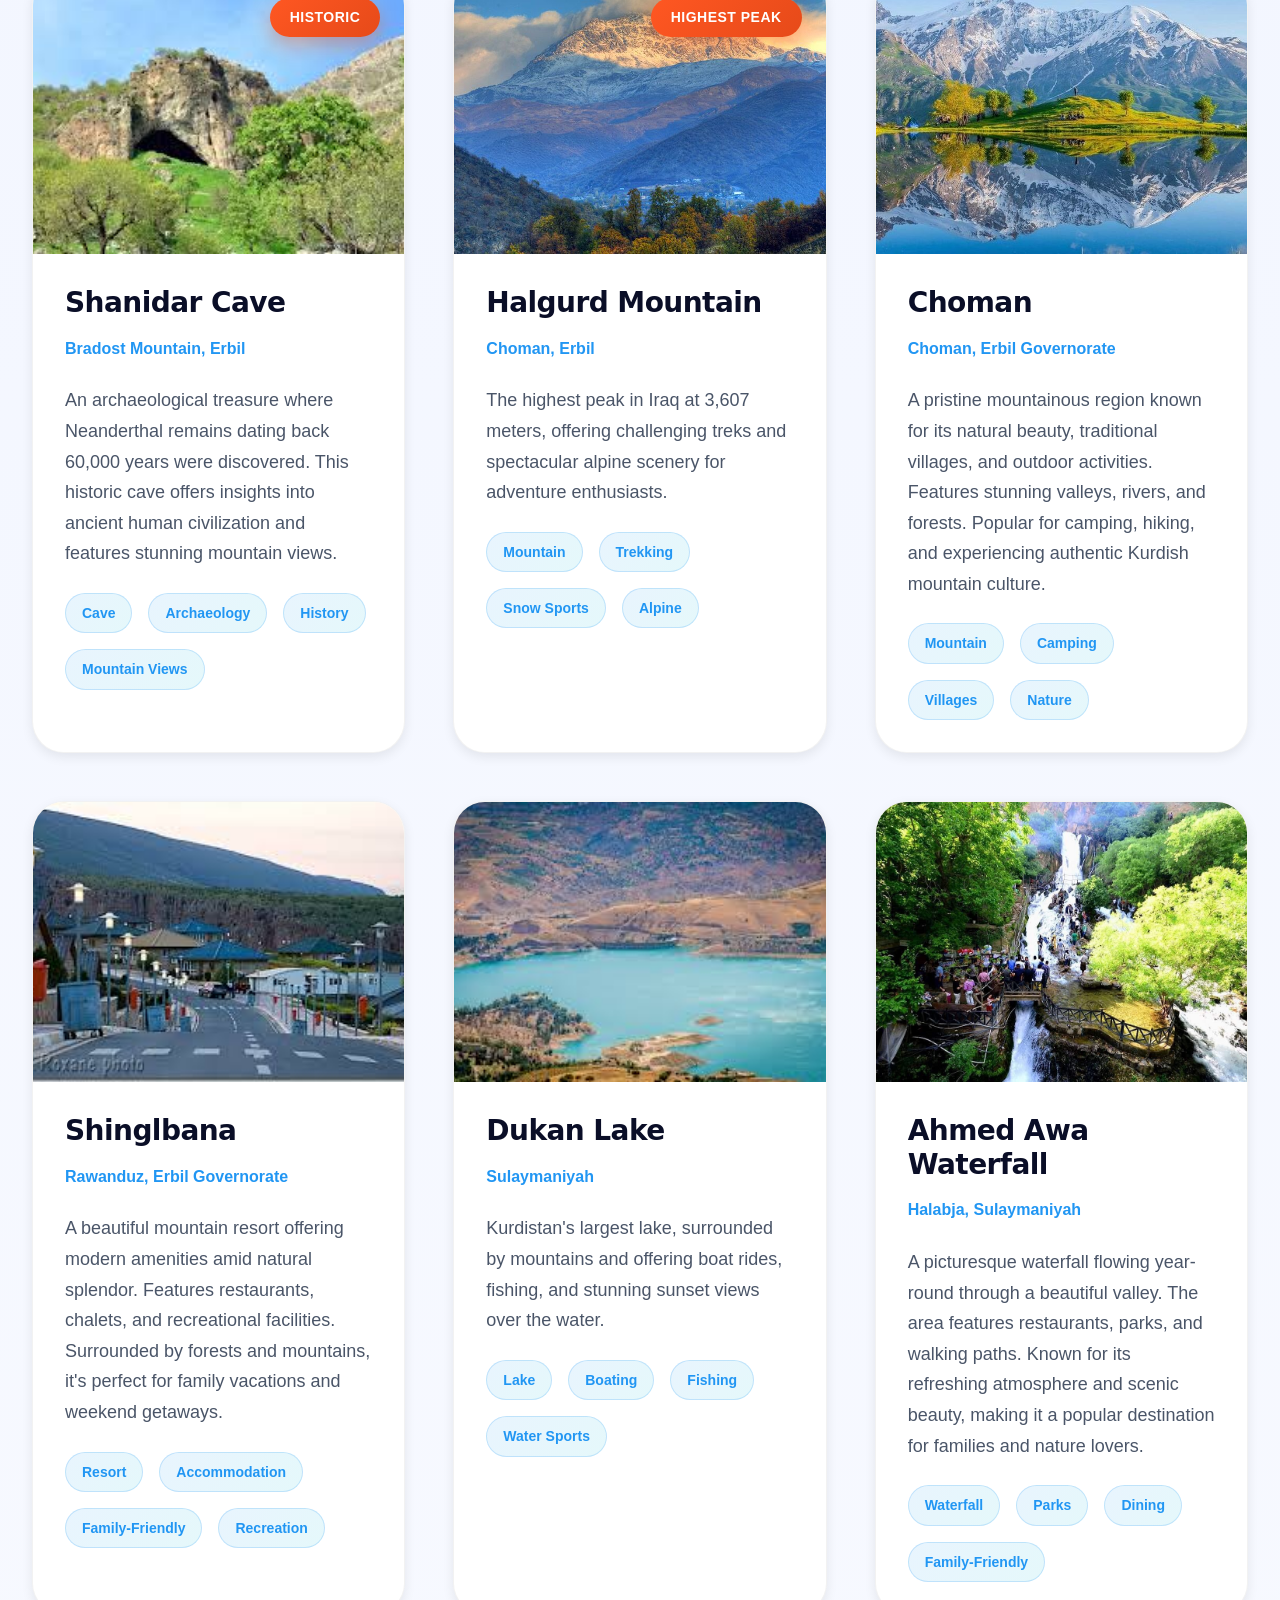
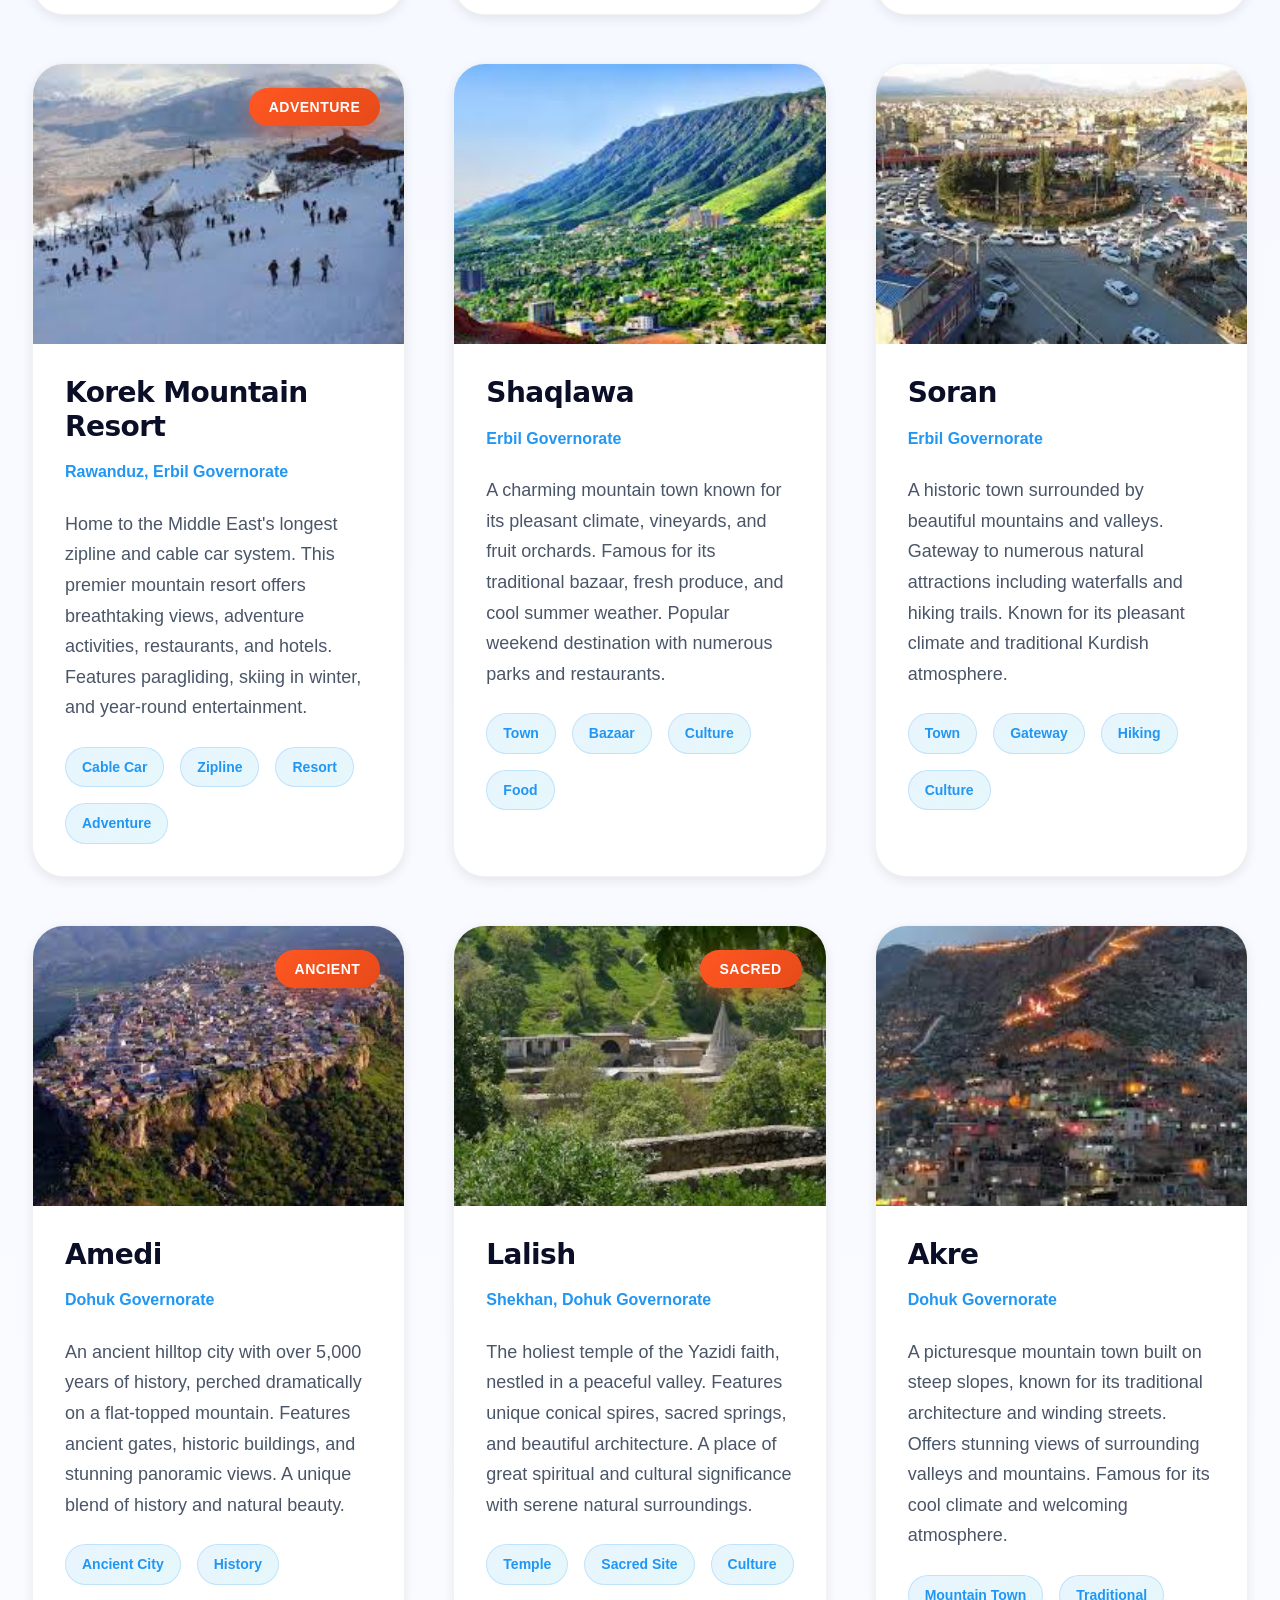
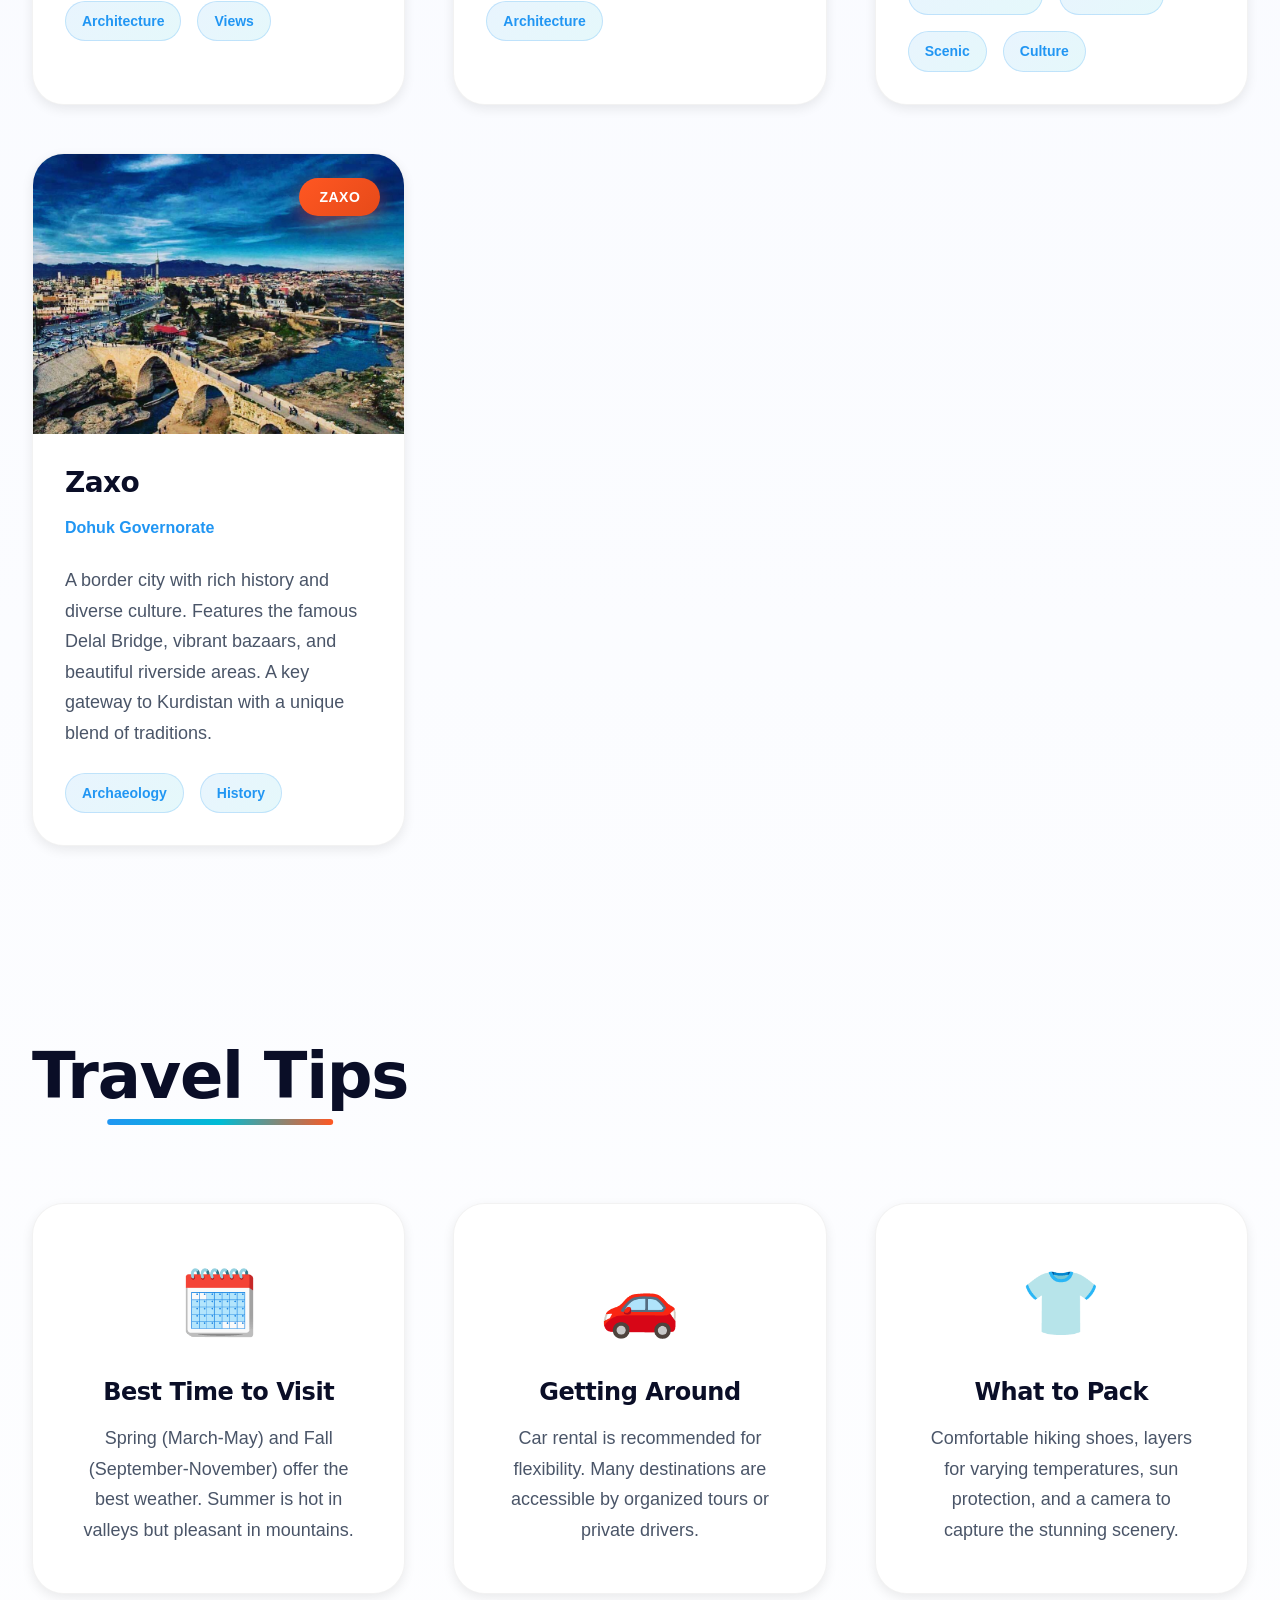
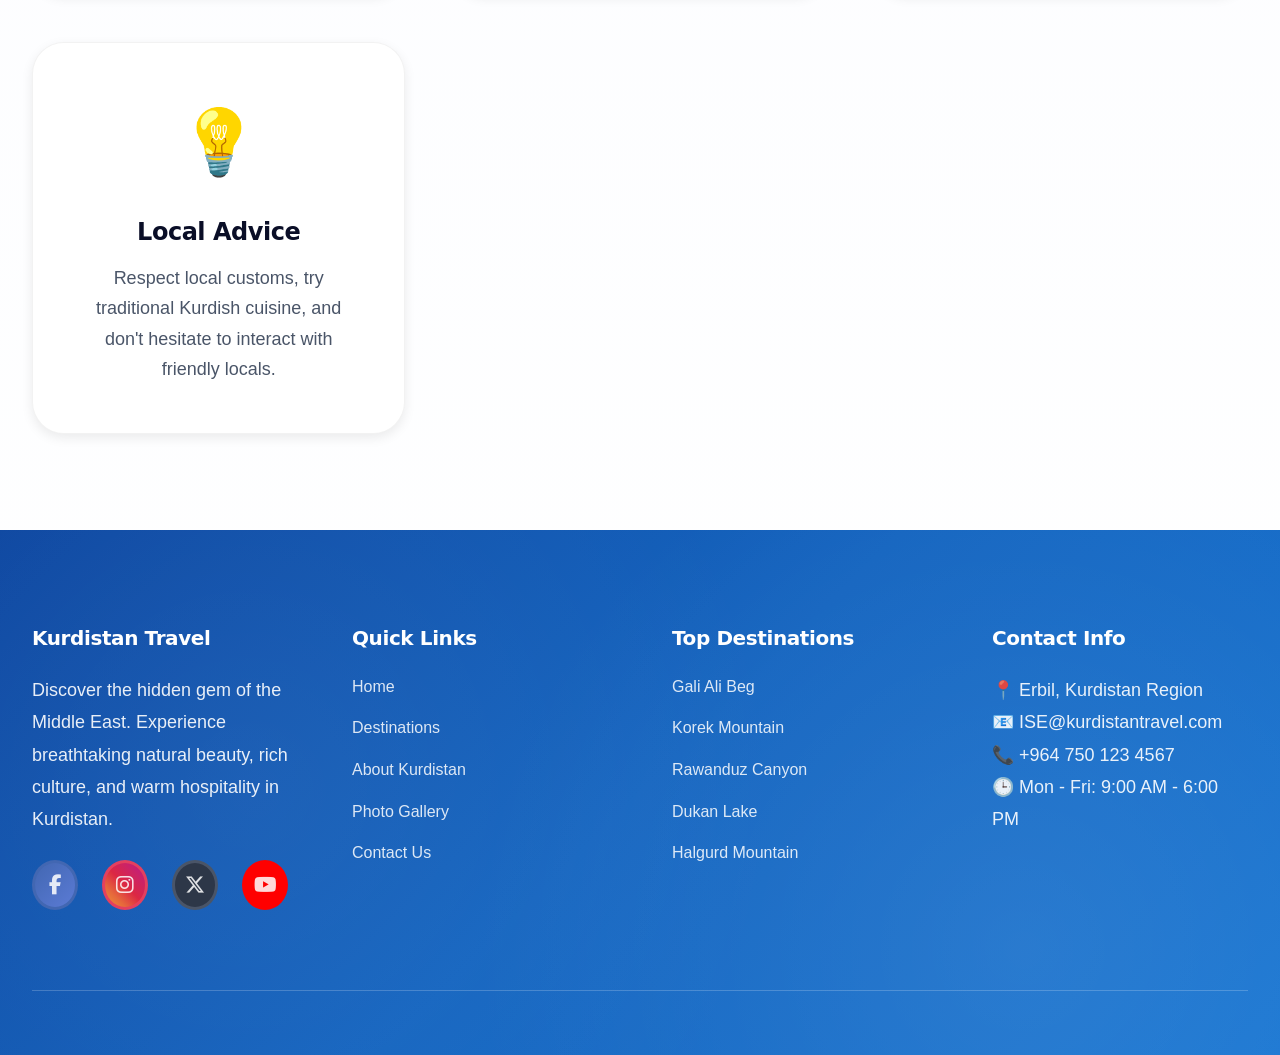
<file: destinations.html>
<!DOCTYPE html>
<html lang="en">
<!-- MUhamad Mawlud-->
<head>
    <meta charset="UTF-8">
    <meta name="viewport" content="width=device-width, initial-scale=1.0">
    <meta name="description"
        content="Explore all tourist destinations in Kurdistan - waterfalls, mountains, lakes, and natural wonders.">
    <meta name="keywords"
        content="Kurdistan destinations, tourist sites, Gali Ali Beg, Korek, Dukan Lake, Halgurd, Rawanduz">
    <title>Destinations - Explore Kurdistan's Natural Wonders</title>
    <link rel="stylesheet" href="style.css">
    <link rel="stylesheet" href="https://cdnjs.cloudflare.com/ajax/libs/font-awesome/6.5.1/css/all.min.css">
</head>

<body>
    <!-- Header & Navigation -->
    <header class="header">
        <nav class="navbar container">
            <a href="index.html" class="logo">
                <div class="logo-icon"></div>
                <div class="logo-text">
                    <span>Visit</span> <span>Kurdistan</span>
                </div>
            </a>
            <ul class="nav-menu">
                <li><a href="index.html" class="nav-link" data-translate="nav-home">Home</a></li>
                <li><a href="destinations.html" class="nav-link active"
                        data-translate="nav-destinations">Destinations</a></li>
                <li><a href="hotels.html" class="nav-link" data-translate="nav-hotels">Hotels</a></li>
                <li><a href="about.html" class="nav-link" data-translate="nav-about">About</a></li>
                <li><a href="gallery.html" class="nav-link" data-translate="nav-gallery">Gallery</a></li>
                <li><a href="contact.html" class="nav-link" data-translate="nav-contact">Contact</a></li>
            </ul>
            <!-- Language Switcher -->
            <div class="lang-switcher">
                <button class="lang-btn" onclick="toggleLangDropdown()">
                    <i class="fas fa-globe"></i>
                    <span>EN</span>
                    <i class="fas fa-chevron-down"></i>
                </button>
                <div class="lang-dropdown">
                    <button class="lang-option" onclick="setLanguage('en')"> English</button>
                    <button class="lang-option" onclick="setLanguage('ku')"> کوردی</button>
                    <button class="lang-option" onclick="setLanguage('ar')"> العربية</button>
                </div>
            </div>
            <!-- Hamburger Menu Button -->
            <button class="hamburger" onclick="toggleMobileMenu()" aria-label="Toggle menu">
                <span></span>
                <span></span>
                <span></span>
            </button>
        </nav>
        <!-- Mobile Menu Overlay -->
        <div class="mobile-menu-overlay" onclick="toggleMobileMenu()"></div>
    </header>

    <!-- Page Header -->
    <section class="hero"
        style="height: 50vh; min-height: 400px; background: linear-gradient(rgba(0, 0, 0, 0.5), rgba(0, 0, 0, 0.5)), url('https://images.unsplash.com/photo-1506905925346-21bda4d32df4?w=1600&q=80') center/cover no-repeat;">
        <div class="hero-content">
            <h1 class="hero-title" data-translate="dest-hero-title">Explore Our Destinations</h1>
            <p class="hero-subtitle" data-translate="dest-hero-sub">Discover the most beautiful natural wonders and
                tourist attractions in Kurdistan
            </p>
        </div>
    </section>

    <!-- All Destinations -->
    <section class="section">
        <div class="container">
            <h2 class="section-title" data-translate="dest-all">All Destinations</h2>
            <p class="section-subtitle" data-translate="dest-all-sub">From towering mountains to cascading waterfalls,
                explore the diverse beauty of
                Kurdistan</p>

            <div class="destination-grid">
                <!-- Gali Ali Beg -->
                <div class="destination-card" id="gali-ali-beg">
                    <div class="card-image">
                        <img src="Gali Ali Beg Waterfall.jpg" alt="Gali Ali Beg Waterfall" loading="lazy">
                        <span class="card-badge" data-translate="badge-popular">Popular</span>
                    </div>
                    <div class="card-content">
                        <h3 class="card-title" data-translate="card-gali-title">Gali Ali Beg Waterfall</h3>
                        <a href="https://maps.google.com/?q=36.631529, 44.446630" target="_blank" class="card-location"
                            data-translate="card-gali-location">📍Khalifan</a>
                        <p class="card-description" data-translate="card-gali-desc">
                            One of Kurdistan's most spectacular natural wonders, Gali Ali Beg features a magnificent
                            waterfall cascading through a narrow gorge surrounded by towering limestone mountains. The
                            site offers breathtaking views, hiking opportunities, and a refreshing escape into nature.
                        </p>
                        <div class="card-features">
                            <span class="feature-tag" data-translate="tag-waterfall">Waterfall</span>
                            <span class="feature-tag" data-translate="tag-canyon">Canyon</span>
                            <span class="feature-tag" data-translate="tag-hiking">Hiking</span>
                            <span class="feature-tag" data-translate="tag-photography">Photography</span>
                        </div>
                    </div>
                </div>

                <!-- Bekhal Waterfall -->
                <div class="destination-card" id="bekhal">
                    <div class="card-image">
                        <img src="Bekhal Waterfall.jpg" alt="Bekhal Waterfall" loading="lazy">
                        <span class="card-badge" data-translate="badge-must-visit">Must Visit</span>
                    </div>
                    <div class="card-content">
                        <h3 class="card-title" data-translate="card-bekhal-title">Bekhal Waterfall</h3>
                        <a href="https://maps.google.com/?q=36.617725, 44.498289" target="_blank" class="card-location"
                            data-translate="card-bekhal-location">📍 Rawanduz</a>
                        <p class="card-description" data-translate="card-bekhal-desc">
                            A stunning waterfall surrounded by lush greenery and mountains. The crystal-clear water
                            falls from significant heights into natural pools below. Popular for picnics, swimming, and
                            enjoying the serene natural environment. Best visited in spring and early summer.
                        </p>
                        <div class="card-features">
                            <span class="feature-tag" data-translate="tag-waterfall">Waterfall</span>
                            <span class="feature-tag" data-translate="tag-swimming">Swimming</span>
                            <span class="feature-tag" data-translate="tag-picnic">Picnic</span>
                            <span class="feature-tag" data-translate="tag-nature">Nature</span>
                        </div>
                    </div>
                </div>

                <!-- Rawanduz Canyon -->
                <div class="destination-card" id="rawanduz">
                    <div class="card-image">
                        <img src="Rawanduz Canyon.jpeg" alt="Rawanduz Canyon" loading="lazy">
                    </div>
                    <div class="card-content">
                        <h3 class="card-title" data-translate="card-rawanduz-title">Rawanduz Canyon</h3>
                        <a href="https://maps.google.com/?q=36.622005, 44.532800" target="_blank" class="card-location"
                            data-translate="card-rawanduz-location">📍 Rawanduz</a>
                        <p class="card-description" data-translate="card-rawanduz-desc">
                            A dramatic deep gorge with steep rocky walls carved by the Great Zab river. The canyon
                            offers spectacular panoramic views and serves as a gateway to many natural attractions. The
                            historic town of Rawanduz perches dramatically on the canyon's edge.
                        </p>
                        <div class="card-features">
                            <span class="feature-tag" data-translate="tag-canyon">Canyon</span>
                            <span class="feature-tag" data-translate="tag-photography">Photography</span>
                            <span class="feature-tag" data-translate="tag-scenic-views">Scenic Views</span>
                            <span class="feature-tag" data-translate="tag-historic-town">Historic Town</span>
                        </div>
                    </div>
                </div>

                <!-- Shanidar Cave -->
                <div class="destination-card" id="shanidar">
                    <div class="card-image">
                        <img src="Shanidar Cave.jpeg" alt="Shanidar Cave" loading="lazy">
                        <span class="card-badge" data-translate="badge-historic">Historic</span>
                    </div>
                    <div class="card-content">
                        <h3 class="card-title" data-translate="card-shanidar-title">Shanidar Cave</h3>
                        <a href="https://maps.google.com/?q=36.834726, 44.219103" target="_blank" class="card-location"
                            data-translate="card-shanidar-location">📍 Bradost Mountain, Barzan</a>
                        <p class="card-description" data-translate="card-shanidar-desc">
                            An archaeological treasure where Neanderthal remains dating back 60,000 years were
                            discovered. This historic cave offers insights into ancient human civilization and features
                            stunning mountain views. A must-visit for history and archaeology enthusiasts.
                        </p>
                        <div class="card-features">
                            <span class="feature-tag" data-translate="tag-cave">Cave</span>
                            <span class="feature-tag" data-translate="tag-archaeology">Archaeology</span>
                            <span class="feature-tag" data-translate="tag-history">History</span>
                            <span class="feature-tag" data-translate="tag-mountain-views">Mountain Views</span>
                        </div>
                    </div>
                </div>

                <!-- Halgurd Mountain -->
                <div class="destination-card" id="halgurd">
                    <div class="card-image">
                        <img src="Hallgurd.jpeg" alt="Halgurd Mountain" loading="lazy">
                        <span class="card-badge" data-translate="badge-highest-peak">Highest Peak</span>
                    </div>
                    <div class="card-content">
                        <h3 class="card-title" data-translate="card-halgurd-title">Halgurd Mountain</h3>
                        <a href="https://maps.google.com/?q=36.733467, 44.858453" target="_blank" class="card-location"
                            data-translate="card-halgurd-location">📍 Choman </a>
                        <p class="card-description" data-translate="card-halgurd-desc">
                            Standing at 3,607 meters, Halgurd is the highest peak in Iraq and offers challenging
                            trekking opportunities. Snow-capped for much of the year, it provides spectacular alpine
                            scenery and panoramic views. Perfect for experienced hikers and mountaineers.
                        </p>
                        <div class="card-features">
                            <span class="feature-tag" data-translate="tag-mountain">Mountain</span>
                            <span class="feature-tag" data-translate="tag-trekking">Trekking</span>
                            <span class="feature-tag" data-translate="tag-snow-sports">Snow Sports</span>
                            <span class="feature-tag" data-translate="tag-alpine">Alpine</span>
                        </div>
                    </div>
                </div>

                <!-- Choman Region -->
                <div class="destination-card" id="choman">
                    <div class="card-image">
                        <img src="choman.jpg" alt="Choman Region" loading="lazy">
                    </div>
                    <div class="card-content">
                        <h3 class="card-title" data-translate="card-choman-title">Choman </h3>
                        <a href="https://maps.google.com/?q=36.6333,44.8833" target="_blank" class="card-location"
                            data-translate="card-choman-location">📍 Choman, Erbil Governorate</a>
                        <p class="card-description" data-translate="card-choman-desc">
                            A pristine mountainous region known for its natural beauty, traditional villages, and
                            outdoor activities. Features stunning valleys, rivers, and forests. Popular for camping,
                            hiking, and experiencing authentic Kurdish mountain culture.
                        </p>
                        <div class="card-features">
                            <span class="feature-tag" data-translate="tag-mountain">Mountains</span>
                            <span class="feature-tag" data-translate="tag-camping">Camping</span>
                            <span class="feature-tag" data-translate="tag-villages">Villages</span>
                            <span class="feature-tag" data-translate="tag-nature">Nature</span>
                        </div>
                    </div>
                </div>

                <!-- Pank Resort -->
                <div class="destination-card" id="pank">
                    <div class="card-image">
                        <img src="Shnglbana.jpeg" alt="Pank Resort" loading="lazy">
                    </div>
                    <div class="card-content">
                        <h3 class="card-title" data-translate="card-shinglbana-title">Shinglbana</h3>
                        <a href="https://maps.google.com/?q=36.611902, 44.510314

" target="_blank" class="card-location" data-translate="card-shinglbana-location">📍 Rawanduz, </a>
                        <p class="card-description" data-translate="card-shinglbana-desc">
                            A beautiful mountain resort offering modern amenities amid natural splendor. Features
                            restaurants, chalets, and recreational facilities. Surrounded by forests and mountains, it's
                            perfect for family vacations and weekend getaways.
                        </p>
                        <div class="card-features">
                            <span class="feature-tag" data-translate="tag-resort">Resort</span>
                            <span class="feature-tag" data-translate="tag-accommodation">Accommodation</span>
                            <span class="feature-tag" data-translate="tag-family-friendly">Family-Friendly</span>
                            <span class="feature-tag" data-translate="tag-recreation">Recreation</span>
                        </div>
                    </div>
                </div>

                <!-- Dukan Lake -->
                <div class="destination-card" id="dukan">
                    <div class="card-image">
                        <img src="Dukan Lake.jpeg" alt="Dukan Lake" loading="lazy">
                    </div>
                    <div class="card-content">
                        <h3 class="card-title" data-translate="card-dukan-title">Dukan Lake</h3>
                        <a href="https://maps.google.com/?q=35.9547,44.9583 " target="_blank" class="card-location"
                            data-translate="card-dukan-location">📍 Sulaymaniyah Governorate</a>
                        <p class="card-description" data-translate="card-dukan-desc">
                            Kurdistan's largest lake, created by the Dukan Dam on the Little Zab river. Surrounded by
                            mountains, it offers boat tours, fishing, water sports, and stunning sunset views. The
                            lakeside town provides accommodations and restaurants.
                        </p>
                        <div class="card-features">
                            <span class="feature-tag" data-translate="tag-lake">Lake</span>
                            <span class="feature-tag" data-translate="tag-boating">Boating</span>
                            <span class="feature-tag" data-translate="tag-fishing">Fishing</span>
                            <span class="feature-tag" data-translate="tag-water-sports">Water Sports</span>
                        </div>
                    </div>
                </div>

                <!-- Ahmed Awa Waterfall -->
                <div class="destination-card" id="ahmed-awa">
                    <div class="card-image">
                        <img src="Ahmed Awa Waterfall.jpg" alt="Ahmed Awa Waterfall" loading="lazy">
                    </div>
                    <div class="card-content">
                        <h3 class="card-title" data-translate="card-ahmed-awa-title">Ahmed Awa Waterfall</h3>
                        <a href="https://maps.google.com/?q=35.306718, 46.063155" target="_blank" class="card-location"
                            data-translate="card-ahmed-awa-location">📍 Halabja, Sulaymaniyah</a>
                        <p class="card-description" data-translate="card-ahmed-awa-desc">
                            A picturesque waterfall flowing year-round through a beautiful valley. The area features
                            restaurants, parks, and walking paths. Known for its refreshing atmosphere and scenic
                            beauty, making it a popular destination for families and nature lovers.
                        </p>
                        <div class="card-features">
                            <span class="feature-tag" data-translate="tag-waterfall">Waterfall</span>
                            <span class="feature-tag" data-translate="tag-parks">Parks</span>
                            <span class="feature-tag" data-translate="tag-dining">Dining</span>
                            <span class="feature-tag" data-translate="tag-family-friendly">Family-Friendly</span>
                        </div>
                    </div>
                </div>

                <!-- Korek Mountain -->
                <div class="destination-card" id="korek">
                    <div class="card-image">
                        <img src="Korek Mountain.jpeg" alt="Korek Mountain Resort" loading="lazy">
                        <span class="card-badge" data-translate="badge-adventure">Adventure</span>
                    </div>
                    <div class="card-content">
                        <h3 class="card-title" data-translate="card-korek-full-title">Korek Mountain Resort</h3>
                        <a href="https://maps.google.com/?q=36.607992, 44.493353

" target="_blank" class="card-location" data-translate="card-korek-full-location">📍 Rawanduz, Talafric </a>
                        <p class="card-description" data-translate="card-korek-full-desc">
                            Home to the Middle East's longest zipline and cable car system. This premier mountain resort
                            offers breathtaking views, adventure activities, restaurants, and hotels. Features
                            paragliding, skiing in winter, and year-round entertainment.
                        </p>
                        <div class="card-features">
                            <span class="feature-tag" data-translate="tag-cable-car">Cable Car</span>
                            <span class="feature-tag" data-translate="tag-zipline">Zipline</span>
                            <span class="feature-tag" data-translate="tag-resort">Resort</span>
                            <span class="feature-tag" data-translate="badge-adventure">Adventure</span>
                        </div>
                    </div>
                </div>

                <!-- Shaqlawa -->
                <div class="destination-card" id="shaqlawa">
                    <div class="card-image">
                        <img src="Shaqlawa.jpeg" alt="Shaqlawa Town" loading="lazy">
                    </div>
                    <div class="card-content">
                        <h3 class="card-title" data-translate="card-shaqlawa-title">Shaqlawa</h3>
                        <a href="https://maps.google.com/?q=36.4083,44.3183" target="_blank" class="card-location"
                            data-translate="card-shaqlawa-location">📍 Erbil Governorate</a>
                        <p class="card-description" data-translate="card-shaqlawa-desc">
                            A charming mountain town known for its pleasant climate, vineyards, and fruit orchards.
                            Famous for its traditional bazaar, fresh produce, and cool summer weather. Popular weekend
                            destination with numerous parks and restaurants.
                        </p>
                        <div class="card-features">
                            <span class="feature-tag" data-translate="tag-town">Town</span>
                            <span class="feature-tag" data-translate="tag-bazaar">Bazaar</span>
                            <span class="feature-tag" data-translate="tag-culture">Culture</span>
                            <span class="feature-tag" data-translate="tag-food">Food</span>
                        </div>
                    </div>
                </div>

                <!-- Soran -->
                <div class="destination-card" id="soran">
                    <div class="card-image">
                        <img src="Soran.jpeg" alt="Soran" loading="lazy">
                    </div>
                    <div class="card-content">
                        <h3 class="card-title" data-translate="card-soran-title">Soran</h3>
                        <a href="https://maps.google.com/?q=36.6539,44.5422" target="_blank" class="card-location"
                            data-translate="card-soran-location">📍 Erbil Governorate</a>
                        <p class="card-description" data-translate="card-soran-desc">
                            A historic town surrounded by beautiful mountains and valleys. Gateway to numerous natural
                            attractions including waterfalls and hiking trails. Known for its pleasant climate and
                            traditional Kurdish atmosphere.
                        </p>
                        <div class="card-features">
                            <span class="feature-tag" data-translate="tag-town">Town</span>
                            <span class="feature-tag" data-translate="tag-gateway">Gateway</span>
                            <span class="feature-tag" data-translate="tag-hiking">Hiking</span>
                            <span class="feature-tag" data-translate="tag-culture">Culture</span>
                        </div>
                    </div>
                </div>

                <!-- Amedi -->
                <div class="destination-card" id="amedi">
                    <div class="card-image">
                        <img src="Amedi .jpeg" alt="Amedi Ancient City" loading="lazy">
                        <span class="card-badge" data-translate="badge-ancient">Ancient</span>
                    </div>
                    <div class="card-content">
                        <h3 class="card-title" data-translate="card-amedi-title">Amedi </h3>
                        <a href="https://maps.google.com/?q=37.0936,43.4867" target="_blank" class="card-location"
                            data-translate="card-amedi-location">📍 Dohuk Governorate</a>
                        <p class="card-description" data-translate="card-amedi-desc">
                            An ancient hilltop city with over 5,000 years of history, perched dramatically on a
                            flat-topped mountain. Features ancient gates, historic buildings, and stunning panoramic
                            views. A unique blend of history and natural beauty.
                        </p>
                        <div class="card-features">
                            <span class="feature-tag" data-translate="tag-ancient-city">Ancient City</span>
                            <span class="feature-tag" data-translate="tag-history">History</span>
                            <span class="feature-tag" data-translate="tag-architecture">Architecture</span>
                            <span class="feature-tag" data-translate="tag-views">Views</span>
                        </div>
                    </div>
                </div>

                <!-- Lalish -->
                <div class="destination-card" id="lalish">
                    <div class="card-image">
                        <img src="Lalish.jpeg" alt="Lalish Temple" loading="lazy">
                        <span class="card-badge" data-translate="badge-sacred">Sacred</span>
                    </div>
                    <div class="card-content">
                        <h3 class="card-title" data-translate="card-lalish-title">Lalish</h3>
                        <a href="https://maps.google.com/?q=36.771549, 43.303768

" target="_blank" class="card-location" data-translate="card-lalish-location">📍 Shekhan, Dohuk Governorate</a>
                        <p class="card-description" data-translate="card-lalish-desc">
                            The holiest temple of the Yazidi faith, nestled in a peaceful valley. Features unique
                            conical spires, sacred springs, and beautiful architecture. A place of great spiritual and
                            cultural significance with serene natural surroundings.
                        </p>
                        <div class="card-features">
                            <span class="feature-tag" data-translate="tag-temple">Temple</span>
                            <span class="feature-tag" data-translate="tag-sacred-site">Sacred Site</span>
                            <span class="feature-tag" data-translate="tag-culture">Culture</span>
                            <span class="feature-tag" data-translate="tag-architecture">Architecture</span>
                        </div>
                    </div>
                </div>

                <!-- Akre -->
                <div class="destination-card" id="akre">
                    <div class="card-image">
                        <img src="Akre.jpeg" alt="Akre Town" loading="lazy">
                    </div>
                    <div class="card-content">
                        <h3 class="card-title" data-translate="card-akre-title">Akre</h3>
                        <a href="https://maps.google.com/?q=36.7417,43.8736" target="_blank" class="card-location"
                            data-translate="card-akre-location">📍 Dohuk Governorate</a>
                        <p class="card-description" data-translate="card-akre-desc">
                            A picturesque mountain town built on steep slopes, known for its traditional architecture
                            and winding streets. Offers stunning views of surrounding valleys and mountains. Famous for
                            its cool climate and welcoming atmosphere.
                        </p>
                        <div class="card-features">
                            <span class="feature-tag" data-translate="tag-mountain-town">Mountain Town</span>
                            <span class="feature-tag" data-translate="tag-traditional">Traditional</span>
                            <span class="feature-tag" data-translate="tag-scenic">Scenic</span>
                            <span class="feature-tag" data-translate="tag-culture">Culture</span>
                        </div>
                    </div>
                </div>

                <!-- zaxo -->

                <div class="destination-card" id="shanidar">
                    <div class="card-image">
                        <img src="Zaxo.jpg" alt="Shanidar Cave" loading="lazy">
                        <span class="card-badge" data-translate="card-zaxo-title">Zaxo</span>
                    </div>
                    <div class="card-content">
                        <h3 class="card-title" data-translate="card-zaxo-title">Zaxo</h3>
                        <a href="https://maps.google.com/?q=37.137020, 42.689991

" target="_blank" class="card-location" data-translate="card-zaxo-location">📍 Zaxo, Duhok</a>
                        <p class="card-description" data-translate="card-zaxo-desc">
                            The population of the town rose from about 30,000 in 1950 to 350,000 in 1992 due to Kurds
                            fleeing from other areas of the country </p>
                        <div class="card-features">
                            <span class="feature-tag">Archaeology</span>
                            <span class="feature-tag">History</span>
                        </div>
                    </div>
                </div>

            </div>
        </div>
        </div>
        </div>
    </section>


    <section class="section section-light">
        <div class="container">
            <h2 class="section-title" data-translate="travel-tips">Travel Tips</h2>
            <div class="features">
                <div class="feature-box">
                    <div class="feature-icon">🗓️</div>
                    <h3 class="feature-title" data-translate="best-time">Best Time to Visit</h3>
                    <p class="feature-description">
                        Spring (March-May) and Fall (September-November) offer the best weather. Summer is hot in
                        valleys but pleasant in mountains.
                    </p>
                </div>

                <div class="feature-box">
                    <div class="feature-icon">🚗</div>
                    <h3 class="feature-title" data-translate="getting-around">Getting Around</h3>
                    <p class="feature-description">
                        Car rental is recommended for flexibility. Many destinations are accessible by organized tours
                        or private drivers.
                    </p>
                </div>

                <div class="feature-box">
                    <div class="feature-icon">👕</div>
                    <h3 class="feature-title" data-translate="what-to-pack">What to Pack</h3>
                    <p class="feature-description">
                        Comfortable hiking shoes, layers for varying temperatures, sun protection, and a camera to
                        capture the stunning scenery.
                    </p>
                </div>

                <div class="feature-box">
                    <div class="feature-icon">💡</div>
                    <h3 class="feature-title" data-translate="local-advice">Local Advice</h3>
                    <p class="feature-description">
                        Respect local customs, try traditional Kurdish cuisine, and don't hesitate to interact with
                        friendly locals.
                    </p>
                </div>
            </div>
        </div>
    </section>

    <!-- Footer -->
    <footer class="footer">
        <div class="container">
            <div class="footer-content">
                <div class="footer-section">
                    <h3 data-translate="footer-title">Kurdistan Travel</h3>
                    <p data-translate="footer-desc">
                        Discover the hidden gem of the Middle East. Experience breathtaking natural beauty, rich
                        culture, and warm hospitality in Kurdistan.
                    </p>
                    <div class="social-links">
                        <a href="https://facebook.com" target="_blank" rel="noopener noreferrer"
                            class="social-link social-facebook" aria-label="Facebook"><i
                                class="fab fa-facebook-f"></i></a>
                        <a href="https://instagram.com" target="_blank" rel="noopener noreferrer"
                            class="social-link social-instagram" aria-label="Instagram"><i
                                class="fab fa-instagram"></i></a>
                        <a href="https://x.com" target="_blank" rel="noopener noreferrer" class="social-link social-x"
                            aria-label="X"><i class="fab fa-x-twitter"></i></a>
                        <a href="https://youtube.com" target="_blank" rel="noopener noreferrer"
                            class="social-link social-youtube" aria-label="YouTube"><i class="fab fa-youtube"></i></a>
                    </div>
                </div>

                <div class="footer-section">
                    <h3 data-translate="footer-quick">Quick Links</h3>
                    <a href="index.html" data-translate="footer-home">Home</a>
                    <a href="destinations.html" data-translate="footer-destinations">Destinations</a>
                    <a href="about.html" data-translate="footer-about">About Kurdistan</a>
                    <a href="gallery.html" data-translate="footer-gallery">Photo Gallery</a>
                    <a href="contact.html" data-translate="footer-contact">Contact Us</a>
                </div>

                <div class="footer-section">
                    <h3 data-translate="footer-top">Top Destinations</h3>
                    <a href="#gali-ali-beg" data-translate="card-gali-title">Gali Ali Beg</a>
                    <a href="#korek" data-translate="card-korek-title">Korek Mountain</a>
                    <a href="#rawanduz" data-translate="card-rawanduz-title">Rawanduz Canyon</a>
                    <a href="#dukan" data-translate="card-dukan-title">Dukan Lake</a>
                    <a href="#halgurd" data-translate="card-halgurd-title">Halgurd Mountain</a>
                </div>

                <div class="footer-section">
                    <h3 data-translate="footer-info">Contact Info</h3>
                    <p>📍 <span data-translate="footer-erbil">Erbil, Kurdistan Region</span></p>
                    <p>📧 ISE@kurdistantravel.com</p>
                    <p>📞 +964 750 123 4567</p>
                    <p>🕒 <span data-translate="footer-hours">Mon - Fri: 9:00 AM - 6:00 PM</span></p>
                </div>
            </div>

            <div class="footer-bottom">

            </div>
        </div>
    </footer>
    <script src="language.js"></script>
</body>

</html>
</file>
<file: style.css>
/* Muhamad Mawlud*/
:root {
    --blue: #2196F3;
    --blue-dark: #1976D2;
    --blue-light: #64B5F6;
    --orange: #FF5722;
    --orange-dark: #E64A19;
    --orange-light: #FF8A65;
    --teal: #00BCD4;
    --teal-dark: #0097A7;
    --purple: #9C27B0;
    --green: #4CAF50;

    /* Neutrals */
    --white: #FFFFFF;
    --black: #000000;
    --gray-900: #0a0e27;
    --gray-800: #1a1f3a;
    --gray-700: #2d3748;
    --gray-600: #4a5568;
    --gray-400: #cbd5e0;
    --gray-200: #e2e8f0;
    --gray-100: #f7fafc;

    /* Spacing */
    --space-1: 0.5rem;
    --space-2: 1rem;
    --space-3: 1.5rem;
    --space-4: 2rem;
    --space-5: 3rem;
    --space-6: 4rem;
    --space-8: 6rem;

    /* Typography */
    --font-sans: -apple-system, BlinkMacSystemFont, 'Segoe UI', Roboto, sans-serif;
    --font-display: 'Segoe UI', system-ui, sans-serif;

    /* Effects */
    --shadow-xs: 0 1px 2px rgba(0, 0, 0, 0.05);
    --shadow-sm: 0 2px 4px rgba(0, 0, 0, 0.06);
    --shadow-md: 0 4px 12px rgba(0, 0, 0, 0.08);
    --shadow-lg: 0 10px 30px rgba(0, 0, 0, 0.12);
    --shadow-xl: 0 20px 50px rgba(0, 0, 0, 0.15);
    --shadow-2xl: 0 30px 70px rgba(0, 0, 0, 0.2);

    --glow-blue: 0 0 30px rgba(33, 150, 243, 0.5);
    --glow-orange: 0 0 30px rgba(255, 87, 34, 0.5);
    --glow-teal: 0 0 30px rgba(0, 188, 212, 0.5);

    --radius-sm: 0.5rem;
    --radius-md: 1rem;
    --radius-lg: 1.5rem;
    --radius-xl: 2rem;
    --radius-full: 9999px;

    --ease-out: cubic-bezier(0.16, 1, 0.3, 1);
    --ease-in-out: cubic-bezier(0.65, 0, 0.35, 1);
    --ease-spring: cubic-bezier(0.68, -0.55, 0.265, 1.55);
}

/* ====================================
   RESET & BASE
   ==================================== */
*,
*::before,
*::after {
    margin: 0;
    padding: 0;
    box-sizing: border-box;
}

html {
    scroll-behavior: smooth;
    font-size: 16px;
}

body {
    font-family: var(--font-sans);
    line-height: 1.6;
    color: var(--gray-700);
    background: linear-gradient(180deg, #f0f4ff 0%, #ffffff 100%);
    overflow-x: hidden;
    position: relative;
    padding-top: 90px;
    /* Space for fixed header */
}

/* Animated mesh gradient background */
body::before {
    content: '';
    position: fixed;
    top: -50%;
    left: -50%;
    width: 200%;
    height: 200%;
    background:
        radial-gradient(circle at 20% 50%, rgba(33, 150, 243, 0.08) 0%, transparent 50%),
        radial-gradient(circle at 80% 20%, rgba(255, 87, 34, 0.06) 0%, transparent 50%),
        radial-gradient(circle at 40% 80%, rgba(0, 188, 212, 0.08) 0%, transparent 50%);
    animation: meshRotate 30s linear infinite;
    z-index: -1;
}

@keyframes meshRotate {
    0% {
        transform: rotate(0deg);
    }

    100% {
        transform: rotate(360deg);
    }
}

img {
    max-width: 100%;
    display: block;
}

a {
    text-decoration: none;
    color: inherit;
}

/* ====================================
   TYPOGRAPHY
   ==================================== */
h1,
h2,
h3,
h4,
h5,
h6 {
    font-family: var(--font-display);
    font-weight: 800;
    line-height: 1.2;
    color: var(--gray-900);
    letter-spacing: -0.02em;
}

h1 {
    font-size: clamp(2.5rem, 6vw + 1rem, 5.5rem);
    background: linear-gradient(135deg, var(--blue) 0%, var(--purple) 100%);
    -webkit-background-clip: text;
    -webkit-text-fill-color: transparent;
    background-clip: text;
}

h2 {
    font-size: clamp(2rem, 4vw + 1rem, 4rem);
}

h3 {
    font-size: clamp(1.5rem, 3vw + 0.5rem, 2.5rem);
}

p {
    font-size: 1.125rem;
    line-height: 1.8;
    color: var(--gray-600);
}

/* ====================================
   LAYOUT
   ==================================== */
.container {
    max-width: 1280px;
    margin: 0 auto;
    padding: 0 var(--space-4);
}

.section {
    padding: var(--space-8) 0;
    position: relative;
}

.section-header {
    text-align: center;
    max-width: 800px;
    margin: 0 auto var(--space-6);
}

.section-title {
    margin-bottom: var(--space-3);
    position: relative;
    display: inline-block;
}

.section-title::after {
    content: '';
    position: absolute;
    bottom: -10px;
    left: 50%;
    transform: translateX(-50%);
    width: 60%;
    height: 6px;
    background: linear-gradient(90deg, var(--blue), var(--teal), var(--orange));
    border-radius: var(--radius-full);
    animation: slideExpand 0.8s var(--ease-out);
}

@keyframes slideExpand {
    from {
        width: 0;
        opacity: 0;
    }

    to {
        width: 60%;
        opacity: 1;
    }
}

.section-subtitle {
    font-size: 1.25rem;
    color: var(--gray-600);
    line-height: 1.8;
}

/* ====================================
   HEADER - Sleek Modern Navigation
   ==================================== */
.header {
    position: fixed;
    top: 0;
    left: 0;
    right: 0;
    z-index: 1000;
    background: linear-gradient(180deg, rgba(255, 255, 255, 0.98) 0%, rgba(255, 255, 255, 0.95) 100%);
    backdrop-filter: blur(30px);
    -webkit-backdrop-filter: blur(30px);
    border-bottom: 1px solid rgba(33, 150, 243, 0.1);
    transition: all 0.3s var(--ease-out);
}

.header.scrolled {
    background: rgba(255, 255, 255, 0.98);
    box-shadow: 0 4px 20px rgba(0, 0, 0, 0.08);
    border-bottom-color: rgba(33, 150, 243, 0.15);
}

.navbar {
    display: flex;
    justify-content: space-between;
    align-items: center;
    padding: 1.25rem 0;
    flex-wrap: wrap;
}

/* Logo - Premium Gradient Text */
.logo {
    font-size: 1.875rem;
    font-weight: 900;
    display: flex;
    align-items: center;
    gap: 0.75rem;
    letter-spacing: -0.04em;
    position: relative;
}

/* Logo Icon - Simple Mountain */
.logo-icon {
    width: 45px;
    height: 45px;
    background: linear-gradient(135deg, var(--blue) 0%, var(--teal) 100%);
    border-radius: 12px;
    display: flex;
    align-items: center;
    justify-content: center;
    position: relative;
    box-shadow: 0 4px 15px rgba(33, 150, 243, 0.3);
    transition: all 0.3s var(--ease-out);
}

.logo-icon::before {
    content: '';
    width: 0;
    height: 0;
    border-left: 10px solid transparent;
    border-right: 10px solid transparent;
    border-bottom: 16px solid white;
    position: absolute;
    bottom: 10px;
}

.logo-icon::after {
    content: '';
    width: 0;
    height: 0;
    border-left: 7px solid transparent;
    border-right: 7px solid transparent;
    border-bottom: 12px solid rgba(255, 255, 255, 0.8);
    position: absolute;
    bottom: 10px;
    left: 20px;
}

.logo:hover .logo-icon {
    transform: translateY(-2px);
    box-shadow: 0 6px 20px rgba(33, 150, 243, 0.4);
}

.logo-text {
    background: linear-gradient(135deg, var(--blue) 0%, var(--blue-light) 100%);
    -webkit-background-clip: text;
    -webkit-text-fill-color: transparent;
    background-clip: text;
}

/* Navigation Menu - Clean & Modern */
.nav-menu {
    display: flex;
    gap: 0.5rem;
    align-items: center;
    background: rgba(255, 255, 255, 0.6);
    padding: 0.5rem;
    border-radius: 50px;
    border: 1px solid rgba(33, 150, 243, 0.1);
    box-shadow: 0 2px 12px rgba(0, 0, 0, 0.04);
}

.nav-menu li {
    list-style: none;
    /* And this line for extra security */
}

/* Navigation Links - Pill Style (NO DOTS!) */
.nav-link {
    padding: 0.75rem 1.5rem;
    border-radius: 50px;
    font-weight: 600;
    font-size: 0.9375rem;
    color: var(--gray-700);
    position: relative;
    transition: all 0.3s var(--ease-out);
    letter-spacing: 0.01em;
}

/* Hover & Active States - Clean, No Dots */
.nav-link:hover {
    color: var(--blue);
    background: linear-gradient(135deg, rgba(33, 150, 243, 0.08), rgba(0, 188, 212, 0.06));
    transform: translateY(-1px);
}

.nav-link.active {
    color: var(--white);
    background: linear-gradient(135deg, var(--blue) 0%, var(--teal) 100%);
    box-shadow: 0 4px 15px rgba(33, 150, 243, 0.3);
}

/* Language Switcher */
.lang-switcher {
    position: relative;
    margin-left: var(--space-3);
}

.lang-btn {
    display: flex;
    align-items: center;
    gap: 0.6rem;
    padding: 0.6rem 1.2rem;
    background: linear-gradient(135deg, var(--orange), var(--orange-dark));
    color: white;
    border: none;
    border-radius: var(--radius-full);
    font-weight: 600;
    font-size: 0.9rem;
    cursor: pointer;
    transition: all 0.3s var(--ease-out);
    box-shadow: 0 4px 15px rgba(255, 87, 34, 0.3);
}

.lang-btn:hover {
    transform: translateY(-2px);
    box-shadow: 0 6px 20px rgba(255, 87, 34, 0.4);
}

.lang-btn i.fa-globe {
    font-size: 1.1rem;
    color: white;
}

.lang-btn i.fa-chevron-down {
    font-size: 0.7rem;
    color: white;
    transition: transform 0.3s var(--ease-out);
}

.lang-switcher:hover .lang-btn i.fa-chevron-down,
.lang-dropdown.active+.lang-btn i.fa-chevron-down {
    transform: rotate(180deg);
}

.lang-dropdown {
    position: absolute;
    top: calc(100% + 8px);
    right: 0;
    background: var(--white);
    border-radius: var(--radius-lg);
    box-shadow: 0 10px 40px rgba(0, 0, 0, 0.12), 0 4px 12px rgba(0, 0, 0, 0.08);
    opacity: 0;
    visibility: hidden;
    transform: translateY(-8px) scale(0.95);
    transition: all 0.25s var(--ease-out);
    z-index: 1000;
    min-width: 180px;
    overflow: hidden;
    border: 1px solid var(--gray-100);
}

.lang-dropdown::before {
    content: '';
    position: absolute;
    top: -6px;
    right: 20px;
    width: 12px;
    height: 12px;
    background: var(--white);
    border-left: 1px solid var(--gray-100);
    border-top: 1px solid var(--gray-100);
    transform: rotate(45deg);
}

.lang-dropdown.active {
    opacity: 1;
    visibility: visible;
    transform: translateY(0) scale(1);
}

.lang-dropdown button {
    display: flex;
    align-items: center;
    gap: 0.75rem;
    padding: 0.875rem 1.25rem;
    color: var(--gray-700);
    font-weight: 600;
    font-size: 0.95rem;
    cursor: pointer;
    transition: all 0.2s var(--ease-out);
    border: none;
    background: none;
    width: 100%;
    text-align: left;
    position: relative;
}

.lang-dropdown button::before {
    content: '';
    position: absolute;
    left: 0;
    top: 0;
    width: 3px;
    height: 100%;
    background: linear-gradient(180deg, var(--blue), var(--teal));
    opacity: 0;
    transition: opacity 0.2s var(--ease-out);
}

.lang-dropdown button:hover {
    background: linear-gradient(90deg, rgba(33, 150, 243, 0.08), transparent);
    color: var(--blue);
}

.lang-dropdown button:hover::before {
    opacity: 1;
}

.lang-dropdown button:not(:last-child) {
    border-bottom: 1px solid var(--gray-100);
}

.lang-dropdown button.active {
    background: linear-gradient(90deg, rgba(33, 150, 243, 0.12), rgba(0, 188, 212, 0.08));
    color: var(--blue);
}

.lang-dropdown button.active::before {
    opacity: 1;
}

/* Mobile Hamburger Menu */
.hamburger {
    display: none;
    flex-direction: column;
    justify-content: center;
    align-items: center;
    width: 45px;
    height: 45px;
    background: linear-gradient(135deg, var(--blue), var(--teal));
    border: none;
    border-radius: 12px;
    cursor: pointer;
    padding: 10px;
    gap: 5px;
    z-index: 1001;
    transition: all 0.3s var(--ease-out);
    box-shadow: 0 4px 15px rgba(33, 150, 243, 0.3);
}

.hamburger:hover {
    transform: scale(1.05);
    box-shadow: 0 6px 20px rgba(33, 150, 243, 0.4);
}

.hamburger span {
    display: block;
    width: 22px;
    height: 3px;
    background: white;
    border-radius: 3px;
    transition: all 0.3s var(--ease-out);
}

.hamburger.active span:nth-child(1) {
    transform: rotate(45deg) translate(5px, 5px);
}

.hamburger.active span:nth-child(2) {
    opacity: 0;
}

.hamburger.active span:nth-child(3) {
    transform: rotate(-45deg) translate(6px, -6px);
}

/* Mobile Menu Overlay */
.mobile-menu-overlay {
    display: none;
    position: fixed;
    inset: 0;
    background: rgba(0, 0, 0, 0.5);
    z-index: 999;
    opacity: 0;
    visibility: hidden;
    transition: all 0.3s var(--ease-out);
}

.mobile-menu-overlay.active {
    opacity: 1;
    visibility: visible;
}

/* ====================================
   HERO - Spectacular Entry
   ==================================== */
.hero {
    min-height: 100vh;
    display: flex;
    align-items: center;
    justify-content: center;
    position: relative;
    background:
        linear-gradient(135deg, rgba(33, 150, 243, 0.95) 0%, rgba(0, 188, 212, 0.9) 100%),
        url('../images/hero-bg.jpg') center/cover no-repeat;
    overflow: hidden;
    padding-top: 120px;
    /* Extra space from top to clear navigation */
}

/* Floating orbs animation */
.hero::before,
.hero::after {
    content: '';
    position: absolute;
    border-radius: 50%;
    filter: blur(80px);
    opacity: 0.3;
    animation: float 20s ease-in-out infinite;
}

.hero::before {
    top: 10%;
    left: 10%;
    width: 500px;
    height: 500px;
    background: var(--orange);
}

.hero::after {
    bottom: 10%;
    right: 10%;
    width: 600px;
    height: 600px;
    background: var(--purple);
    animation-delay: -10s;
}

@keyframes float {

    0%,
    100% {
        transform: translate(0, 0) scale(1);
    }

    25% {
        transform: translate(50px, -50px) scale(1.1);
    }

    50% {
        transform: translate(-30px, 30px) scale(0.9);
    }

    75% {
        transform: translate(40px, 20px) scale(1.05);
    }
}

.hero-content {
    text-align: center;
    max-width: 900px;
    padding: var(--space-4);
    position: relative;
    z-index: 2;
}

.hero-title {
    color: var(--white);
    margin-bottom: var(--space-4);
    text-shadow: 0 4px 20px rgba(0, 0, 0, 0.3);
    animation: heroIn 1s var(--ease-out);
    background: linear-gradient(135deg, #fff 0%, #e3f2fd 100%);
    -webkit-background-clip: text;
    -webkit-text-fill-color: transparent;
    background-clip: text;
}

.hero-subtitle {
    font-size: 1.5rem;
    color: rgba(255, 255, 255, 0.95);
    margin-bottom: var(--space-5);
    text-shadow: 0 2px 10px rgba(0, 0, 0, 0.2);
    animation: heroIn 1s var(--ease-out) 0.2s backwards;
}

@keyframes heroIn {
    from {
        opacity: 0;
        transform: translateY(50px);
    }

    to {
        opacity: 1;
        transform: translateY(0);
    }
}

/* ====================================
   BUTTONS - Premium & Interactive
   ==================================== */
.btn {
    display: inline-flex;
    align-items: center;
    gap: var(--space-2);
    padding: 1.125rem 2.5rem;
    border-radius: var(--radius-full);
    font-weight: 700;
    font-size: 1rem;
    text-transform: uppercase;
    letter-spacing: 0.5px;
    border: none;
    cursor: pointer;
    position: relative;
    overflow: hidden;
    transition: all 0.4s var(--ease-out);
}

.btn::before {
    content: '';
    position: absolute;
    top: 50%;
    left: 50%;
    width: 0;
    height: 0;
    border-radius: 50%;
    background: rgba(255, 255, 255, 0.4);
    transform: translate(-50%, -50%);
    transition: width 0.6s, height 0.6s;
}

.btn:active::before {
    width: 300px;
    height: 300px;
}

.btn-primary {
    background: linear-gradient(135deg, var(--blue), var(--teal));
    color: var(--white);
    box-shadow: 0 10px 30px rgba(33, 150, 243, 0.4);
}

.btn-primary:hover {
    transform: translateY(-3px) scale(1.05);
    box-shadow: 0 15px 40px rgba(33, 150, 243, 0.5), var(--glow-blue);
}

.btn-secondary {
    background: rgba(255, 255, 255, 0.2);
    color: var(--white);
    border: 2px solid var(--white);
    backdrop-filter: blur(10px);
}

.btn-secondary:hover {
    background: var(--white);
    color: var(--blue);
    transform: translateY(-3px) scale(1.05);
}

.btn-outline {
    background: transparent;
    color: var(--orange);
    border: 2px solid var(--orange);
}

.btn-outline:hover {
    background: var(--orange);
    color: var(--white);
    transform: translateY(-3px) scale(1.05);
    box-shadow: 0 15px 40px rgba(255, 87, 34, 0.4), var(--glow-orange);
}

/* ====================================
   CARDS - Modern & Organized
   ==================================== */
.destination-grid {
    display: grid;
    grid-template-columns: repeat(auto-fit, minmax(340px, 1fr));
    gap: var(--space-5);
    margin-top: var(--space-6);
}

.destination-card {
    background: var(--white);
    border-radius: var(--radius-xl);
    overflow: hidden;
    box-shadow: var(--shadow-md);
    transition: all 0.3s var(--ease-out);
    position: relative;
    border: 1px solid rgba(0, 0, 0, 0.05);
}

.destination-card:hover {
    transform: translateY(-8px);
    box-shadow: 0 15px 40px rgba(33, 150, 243, 0.2);
    border-color: rgba(33, 150, 243, 0.3);
}

.card-image {
    height: 280px;
    position: relative;
    overflow: hidden;
    background: linear-gradient(135deg, #e3f2fd 0%, #bbdefb 100%);
    display: flex;
    align-items: center;
    justify-content: center;
}

/* Placeholder images for destinations */
.img-placeholder::before {
    content: attr(data-placeholder);
    position: absolute;
    inset: 0;
    display: flex;
    align-items: center;
    justify-content: center;
    font-size: 4rem;
    color: rgba(255, 255, 255, 0.6);
    z-index: 0;
}

.img-placeholder img {
    position: relative;
    z-index: 1;
}

.card-image img {
    width: 100%;
    height: 100%;
    object-fit: cover;
    transition: transform 0.5s var(--ease-out);
}

.destination-card:hover .card-image img {
    transform: scale(1.1);
}

.card-badge {
    position: absolute;
    top: var(--space-3);
    right: var(--space-3);
    background: linear-gradient(135deg, var(--orange), var(--orange-dark));
    color: var(--white);
    padding: 0.5rem 1.25rem;
    border-radius: var(--radius-full);
    font-size: 0.875rem;
    font-weight: 700;
    text-transform: uppercase;
    letter-spacing: 0.5px;
    box-shadow: 0 8px 20px rgba(255, 87, 34, 0.4);
    z-index: 2;
    animation: badgeBounce 2s ease-in-out infinite;
}

@keyframes badgeBounce {

    0%,
    100% {
        transform: translateY(0);
    }

    50% {
        transform: translateY(-5px);
    }
}

.card-content {
    padding: var(--space-4);
}

.card-title {
    font-size: 1.75rem;
    margin-bottom: var(--space-2);
    color: var(--gray-900);
}

.card-location {
    display: inline-flex;
    align-items: center;
    gap: 0.5rem;
    color: var(--blue);
    font-weight: 600;
    margin-bottom: var(--space-3);
    text-decoration: none;
    transition: all 0.3s var(--ease-out);
    cursor: pointer;
}

.card-location:hover {
    color: var(--teal);
    transform: translateX(3px);
}

a.card-location::before {
    content: none;
}

.card-description {
    color: var(--gray-600);
    line-height: 1.7;
    margin-bottom: var(--space-3);
}

.card-features {
    display: flex;
    flex-wrap: wrap;
    gap: var(--space-2);
}

.feature-tag {
    padding: 0.5rem 1rem;
    background: linear-gradient(135deg, rgba(33, 150, 243, 0.1), rgba(0, 188, 212, 0.1));
    color: var(--blue);
    border-radius: var(--radius-full);
    font-size: 0.875rem;
    font-weight: 600;
    border: 1px solid rgba(33, 150, 243, 0.2);
    transition: all 0.3s var(--ease-out);
}

.feature-tag:hover {
    background: linear-gradient(135deg, var(--blue), var(--teal));
    color: var(--white);
    transform: translateY(-2px);
    box-shadow: 0 5px 15px rgba(33, 150, 243, 0.3);
}

/* ====================================
   GALLERY - Masonry Style
   ==================================== */
.gallery-grid {
    display: grid;
    grid-template-columns: repeat(auto-fit, minmax(300px, 1fr));
    gap: var(--space-4);
    margin-top: var(--space-6);
}

.gallery-item {
    position: relative;
    border-radius: var(--radius-lg);
    overflow: hidden;
    height: 350px;
    box-shadow: var(--shadow-md);
    transition: all 0.4s var(--ease-out);
}

.gallery-item:hover {
    transform: scale(1.05);
    box-shadow: var(--shadow-2xl);
    z-index: 10;
}

.gallery-item img {
    width: 100%;
    height: 100%;
    object-fit: cover;
    transition: transform 0.8s var(--ease-out), opacity 0.6s var(--ease-out);
    background-size: cover;
    background-position: center;
    background-repeat: no-repeat;
}

.gallery-item:hover img {
    transform: scale(1.15) rotate(2deg);
}

.gallery-overlay {
    position: absolute;
    inset: 0;
    background: linear-gradient(to top, rgba(0, 0, 0, 0.9) 0%, transparent 100%);
    display: flex;
    align-items: flex-end;
    padding: var(--space-4);
    opacity: 0;
    transition: opacity 0.4s var(--ease-out);
}

.gallery-item:hover .gallery-overlay {
    opacity: 1;
}

.gallery-title {
    color: var(--white);
    font-size: 1.5rem;
    font-weight: 700;
}

/* ====================================
   FEATURES - Icon Boxes
   ==================================== */
.features {
    display: grid;
    grid-template-columns: repeat(auto-fit, minmax(280px, 1fr));
    gap: var(--space-5);
    margin-top: var(--space-6);
}

.feature-box {
    text-align: center;
    padding: var(--space-5);
    background: var(--white);
    border-radius: var(--radius-xl);
    box-shadow: var(--shadow-md);
    transition: all 0.4s var(--ease-spring);
    border: 1px solid rgba(0, 0, 0, 0.05);
    position: relative;
    overflow: hidden;
}

.feature-box::before {
    content: '';
    position: absolute;
    top: 0;
    left: -100%;
    width: 100%;
    height: 100%;
    background: linear-gradient(90deg, transparent, rgba(33, 150, 243, 0.05), transparent);
    transition: left 0.6s var(--ease-out);
}

.feature-box:hover::before {
    left: 100%;
}

.feature-box:hover {
    transform: translateY(-10px) scale(1.02);
    box-shadow: var(--shadow-xl);
    border-color: rgba(33, 150, 243, 0.2);
}

.feature-icon {
    font-size: 4rem;
    margin-bottom: var(--space-3);
    display: inline-block;
    transition: transform 0.5s var(--ease-spring);
}

.feature-box:hover .feature-icon {
    transform: scale(1.2) rotate(10deg);
}

.feature-title {
    font-size: 1.5rem;
    margin-bottom: var(--space-2);
    color: var(--gray-900);
}

.feature-description {
    color: var(--gray-600);
    line-height: 1.7;
}

/* ====================================
   ABOUT - Split Layout
   ==================================== */
.about-content {
    display: grid;
    grid-template-columns: 1fr 1fr;
    gap: var(--space-6);
    align-items: center;
    margin-top: var(--space-6);
}

.about-image {
    border-radius: var(--radius-xl);
    overflow: hidden;
    box-shadow: var(--shadow-xl);
    position: relative;
}

.about-image::after {
    content: '';
    position: absolute;
    inset: 0;
    background: linear-gradient(135deg, rgba(33, 150, 243, 0.3), rgba(0, 188, 212, 0.3));
    opacity: 0;
    transition: opacity 0.4s var(--ease-out);
}

.about-image:hover::after {
    opacity: 1;
}

.about-image img {
    width: 100%;
    height: 550px;
    object-fit: cover;
    transition: transform 0.8s var(--ease-out);
}

.about-image:hover img {
    transform: scale(1.1);
}

.about-text h3 {
    color: var(--teal);
    margin-bottom: var(--space-3);
}

.about-text p {
    margin-bottom: var(--space-4);
}

.stats {
    display: grid;
    grid-template-columns: repeat(3, 1fr);
    gap: var(--space-4);
    margin-top: var(--space-5);
}

.stat-box {
    text-align: center;
    padding: var(--space-4);
    background: linear-gradient(135deg, rgba(33, 150, 243, 0.08), rgba(0, 188, 212, 0.08));
    border-radius: var(--radius-lg);
    border: 1px solid rgba(33, 150, 243, 0.15);
    transition: all 0.3s var(--ease-out);
}

.stat-box:hover {
    transform: translateY(-5px);
    box-shadow: var(--shadow-lg);
    border-color: var(--blue);
}

.stat-number {
    font-size: 3.5rem;
    font-weight: 900;
    background: linear-gradient(135deg, var(--blue), var(--teal));
    -webkit-background-clip: text;
    -webkit-text-fill-color: transparent;
    background-clip: text;
    display: block;
    line-height: 1;
}

.stat-label {
    color: var(--gray-600);
    font-weight: 600;
    margin-top: var(--space-2);
}

/* ====================================
   CONTACT - Modern Form
   ==================================== */
.contact-wrapper {
    display: grid;
    grid-template-columns: 1fr 1fr;
    gap: var(--space-6);
    margin-top: var(--space-6);
}

.contact-form {
    background: var(--white);
    padding: var(--space-5);
    border-radius: var(--radius-xl);
    box-shadow: var(--shadow-lg);
    border: 1px solid rgba(0, 0, 0, 0.05);
}

.form-group {
    margin-bottom: var(--space-4);
}

.form-label {
    display: block;
    margin-bottom: var(--space-2);
    font-weight: 700;
    color: var(--gray-900);
}

.form-control {
    width: 100%;
    padding: 1rem 1.25rem;
    border: 2px solid var(--gray-200);
    border-radius: var(--radius-md);
    font-size: 1rem;
    font-family: inherit;
    transition: all 0.3s var(--ease-out);
    background: var(--gray-100);
}

.form-control:focus {
    outline: none;
    border-color: var(--blue);
    background: var(--white);
    box-shadow: 0 0 0 4px rgba(33, 150, 243, 0.1);
}

textarea.form-control {
    resize: vertical;
    min-height: 150px;
}

.contact-info {
    background: linear-gradient(135deg, var(--blue), var(--teal));
    padding: var(--space-5);
    border-radius: var(--radius-xl);
    color: var(--white);
    box-shadow: var(--shadow-xl);
    position: relative;
    overflow: hidden;
}

.contact-info::before {
    content: '';
    position: absolute;
    top: -50%;
    right: -50%;
    width: 200%;
    height: 200%;
    background: radial-gradient(circle, rgba(255, 255, 255, 0.15) 0%, transparent 60%);
    animation: rotate 15s linear infinite;
}

@keyframes rotate {
    from {
        transform: rotate(0deg);
    }

    to {
        transform: rotate(360deg);
    }
}

.contact-info h3 {
    color: var(--white);
    margin-bottom: var(--space-4);
    position: relative;
    z-index: 1;
}

.info-item {
    display: flex;
    gap: var(--space-3);
    margin-bottom: var(--space-4);
    position: relative;
    z-index: 1;
}

.info-icon {
    font-size: 2rem;
}

.info-content h4 {
    color: var(--white);
    margin-bottom: var(--space-1);
}

.info-content p {
    color: rgba(255, 255, 255, 0.9);
}

/* ====================================
   FOOTER - Premium Dark
   ==================================== */
.footer {
    background: linear-gradient(135deg, #0d47a1 0%, #1565c0 50%, #1976d2 100%);
    color: var(--white);
    padding: var(--space-8) 0 var(--space-4);
    position: relative;
    overflow: hidden;
}

.footer::before {
    content: '';
    position: absolute;
    inset: 0;
    background:
        radial-gradient(circle at 20% 50%, rgba(255, 255, 255, 0.05) 0%, transparent 50%),
        radial-gradient(circle at 80% 80%, rgba(255, 255, 255, 0.08) 0%, transparent 50%);
    z-index: 0;
}

.footer-content {
    display: grid;
    grid-template-columns: repeat(auto-fit, minmax(250px, 1fr));
    gap: var(--space-6);
    margin-bottom: var(--space-6);
    position: relative;
    z-index: 1;
}

.footer-section h3 {
    color: var(--white);
    margin-bottom: var(--space-3);
    font-size: 1.25rem;
    font-weight: 700;
}

.footer-section p {
    color: rgba(255, 255, 255, 0.9);
    line-height: 1.8;
}

.footer-section ul {
    list-style: none;
}

.footer-section a {
    display: block;
    color: rgba(255, 255, 255, 0.85);
    margin-bottom: var(--space-2);
    transition: all 0.3s var(--ease-out);
    text-decoration: none;
}

.footer-section a:hover {
    color: var(--white);
    transform: translateX(5px);
}

.social-links {
    display: flex;
    gap: var(--space-3);
    margin-top: var(--space-3);
}

.social-link {
    width: 50px;
    height: 50px;
    display: flex;
    align-items: center;
    justify-content: center;
    background: rgba(255, 255, 255, 0.1);
    border-radius: 50%;
    font-size: 1.25rem;
    line-height: 1;
    text-align: center;
    transition: all 0.3s var(--ease-spring);
    border: 1px solid rgba(255, 255, 255, 0.2);
}

.social-link i {
    display: flex;
    align-items: center;
    justify-content: center;
    width: 100%;
    height: 100%;
}

.social-link:hover {
    background: rgba(255, 255, 255, 0.25);
    transform: translateY(-5px) rotate(15deg);
    box-shadow: 0 0 20px rgba(255, 255, 255, 0.3);
}

/* Social Media Brand Colors */
.social-facebook {
    background: linear-gradient(135deg, #4267B2, #5b7bd5);
    border: 3px solid #4267B2;
    color: white;
}

.social-facebook:hover {
    background: #4267B2;
    box-shadow: 0 0 25px rgba(66, 103, 178, 0.6);
}

.social-instagram {
    background: linear-gradient(45deg, #f09433, #e6683c, #dc2743, #cc2366, #bc1888);
    border: 3px solid #E4405F;
    color: white;
}

.social-instagram:hover {
    background: linear-gradient(45deg, #bc1888, #cc2366, #dc2743, #e6683c, #f09433);
    color: white;
    border-color: #bc1888;
    box-shadow: 0 0 25px rgba(228, 64, 95, 0.6);
}

.social-x {
    background: #2d3748;
    border: 3px solid #4a5568;
    color: white;
}

.social-x:hover {
    background: #1a202c;
    border-color: #1a202c;
    box-shadow: 0 0 25px rgba(26, 32, 44, 0.6);
}

.social-youtube {
    background: #FF0000;
    border: 3px solid #FF0000;
    color: white;
}

.social-youtube:hover {
    background: #cc0000;
    border-color: #cc0000;
    color: white;
    box-shadow: 0 0 25px rgba(255, 0, 0, 0.6);
}

.social-whatsapp {
    background: linear-gradient(135deg, #25D366, #128C7E);
    border: 3px solid #25D366;
    color: white;
}

.social-whatsapp:hover {
    background: #25D366;
    box-shadow: 0 0 25px rgba(37, 211, 102, 0.6);
}

.footer-bottom {
    border-top: 1px solid rgba(255, 255, 255, 0.2);
    padding-top: var(--space-4);
    text-align: center;
    color: rgba(255, 255, 255, 0.9);
    position: relative;
    z-index: 1;
    font-weight: 500;
}

/* ====================================
   RESPONSIVE
   ==================================== */

/* Large Tablets & Small Laptops */
@media (max-width: 1024px) {
    .container {
        padding: 0 var(--space-3);
    }

    .destination-grid {
        grid-template-columns: repeat(2, 1fr);
        gap: var(--space-4);
    }

    .gallery-grid {
        grid-template-columns: repeat(2, 1fr);
    }

    .features {
        grid-template-columns: repeat(2, 1fr);
    }

    .stats {
        grid-template-columns: repeat(3, 1fr);
    }

    .about-content {
        gap: var(--space-4);
    }

    .nav-link {
        padding: 0.6rem 1rem;
        font-size: 0.875rem;
    }
}

/* Tablets & Mobile - Hamburger Menu */
@media (max-width: 768px) {
    body {
        padding-top: 80px;
    }

    .hamburger {
        display: flex;
    }

    .mobile-menu-overlay {
        display: block;
    }

    .navbar {
        flex-direction: row;
        justify-content: space-between;
        padding: 1rem 0;
        flex-wrap: nowrap;
    }

    .nav-menu {
        position: fixed;
        top: 0;
        right: -100%;
        width: 280px;
        height: 100vh;
        background: linear-gradient(180deg, rgba(255, 255, 255, 0.98) 0%, rgba(255, 255, 255, 0.95) 100%);
        backdrop-filter: blur(20px);
        -webkit-backdrop-filter: blur(20px);
        flex-direction: column;
        padding: 100px var(--space-4) var(--space-4);
        gap: var(--space-2);
        border-radius: 0;
        border: none;
        box-shadow: -10px 0 30px rgba(0, 0, 0, 0.1);
        z-index: 1000;
        transition: right 0.4s var(--ease-out);
        overflow-y: auto;
    }

    .nav-menu.active {
        right: 0;
    }

    .nav-link {
        width: 100%;
        padding: 1rem 1.5rem;
        border-radius: var(--radius-md);
        font-size: 1rem;
        text-align: right;
    }

    .lang-switcher {
        position: fixed;
        top: 20px;
        right: 70px;
        margin-left: 0;
        z-index: 1001;
    }

    .lang-btn {
        padding: 0.6rem 1rem;
        font-size: 0.8rem;
    }

    .logo {
        font-size: 1.5rem;
    }

    .logo-icon {
        width: 38px;
        height: 38px;
    }

    .logo-text span:last-child {
        display: none;
    }

    .destination-grid,
    .gallery-grid,
    .features {
        grid-template-columns: 1fr;
    }

    .about-content,
    .contact-wrapper {
        grid-template-columns: 1fr;
    }

    .about-image {
        order: -1;
    }

    .about-image img {
        height: 350px;
    }

    .stats {
        grid-template-columns: repeat(2, 1fr);
    }

    .hero-title {
        font-size: clamp(2rem, 5vw + 0.5rem, 3.5rem);
    }

    .hero-subtitle {
        font-size: 1.125rem;
    }

    .section-title {
        font-size: clamp(1.5rem, 4vw + 0.5rem, 2.5rem);
    }

    .section-subtitle {
        font-size: 1rem;
    }

    .card-image {
        height: 220px;
    }

    .gallery-item {
        height: 280px;
    }

    .footer-content {
        grid-template-columns: 1fr;
        text-align: center;
    }

    .footer-section {
        margin-bottom: var(--space-4);
    }

    .social-links {
        justify-content: center;
    }

    .feature-box {
        padding: var(--space-4);
    }

    .contact-info {
        padding: var(--space-4);
    }

    .info-item {
        flex-direction: column;
        text-align: center;
        gap: var(--space-2);
    }
}

/* Small Mobile */
@media (max-width: 480px) {
    body {
        padding-top: 70px;
    }

    .section {
        padding: var(--space-5) 0;
    }

    .container {
        padding: 0 var(--space-2);
    }

    .hero {
        min-height: 80vh;
        padding-top: 80px;
    }

    .hero-content {
        padding: var(--space-3);
    }

    .btn {
        padding: 0.875rem 1.5rem;
        font-size: 0.875rem;
        width: 100%;
        justify-content: center;
    }

    .nav-menu {
        width: 100%;
        right: -100%;
    }

    .nav-menu.active {
        right: 0;
    }

    .logo-icon {
        width: 35px;
        height: 35px;
    }

    .hamburger {
        width: 40px;
        height: 40px;
    }

    .lang-switcher {
        right: 55px;
        top: 18px;
    }

    .lang-btn {
        padding: 0.5rem 0.75rem;
    }

    .stat-number {
        font-size: 2.5rem;
    }

    .stat-box {
        padding: var(--space-3);
    }

    .stats {
        grid-template-columns: 1fr;
    }

    .card-title {
        font-size: 1.5rem;
    }

    .card-content {
        padding: var(--space-3);
    }

    .feature-icon {
        font-size: 3rem;
    }

    .feature-title {
        font-size: 1.25rem;
    }

    .gallery-item {
        height: 220px;
    }

    .social-link {
        width: 45px;
        height: 45px;
        font-size: 1.1rem;
    }

    .form-control {
        padding: 0.875rem 1rem;
    }
}

/* Extra Small Mobile */
@media (max-width: 320px) {
    .container {
        padding: 0 var(--space-1);
    }

    .hero-title {
        font-size: 1.75rem;
    }

    .hero-subtitle {
        font-size: 1rem;
    }

    .section-title {
        font-size: 1.5rem;
    }

    .btn {
        padding: 0.75rem 1.25rem;
        font-size: 0.8rem;
    }

    .stat-number {
        font-size: 2rem;
    }

    .card-image {
        height: 180px;
    }
}

/* ====================================
   UTILITIES
   ==================================== */
.text-center {
    text-align: center;
}

.text-white {
    color: var(--white);
}

/* Image placeholder shimmer */
.img-placeholder {
    background: linear-gradient(90deg, #e0e0e0 25%, #f0f0f0 50%, #e0e0e0 75%);
    background-size: 200% 100%;
    animation: shimmer 1.5s infinite;
}

@keyframes shimmer {
    0% {
        background-position: -200% 0;
    }

    100% {
        background-position: 200% 0;
    }
}

/* Smooth entrance animations */
@keyframes fadeInUp {
    from {
        opacity: 0;
        transform: translateY(30px);
    }

    to {
        opacity: 1;
        transform: translateY(0);
    }
}

.fade-in {
    animation: fadeInUp 0.8s var(--ease-out);
}

/* ====================================
   HOTELS PAGE
   ==================================== */

/* Page Hero for Hotels */
.page-hero {
    min-height: 40vh;
    display: flex;
    align-items: center;
    justify-content: center;
    text-align: center;
    background: linear-gradient(135deg, rgba(33, 150, 243, 0.9), rgba(0, 188, 212, 0.9)),
        url('../images/Erbil .jpg') center/cover no-repeat;
    padding-top: 100px;
    position: relative;
}

.hotels-hero {
    background: linear-gradient(135deg, rgba(33, 150, 243, 0.9), rgba(0, 188, 212, 0.9)),
        url('../images/dohuk.jpg') center/cover no-repeat;
}

.page-hero-content h1 {
    color: var(--white);
    font-size: clamp(2.5rem, 5vw + 1rem, 4rem);
    margin-bottom: var(--space-2);
    text-shadow: 0 4px 20px rgba(0, 0, 0, 0.2);
    background: none;
    -webkit-background-clip: unset;
    -webkit-text-fill-color: white;
    background-clip: unset;
}

.page-hero-content p {
    color: rgba(255, 255, 255, 0.95);
    font-size: 1.25rem;
    max-width: 600px;
    margin: 0 auto;
}

/* Hotels Section */
.hotels-section {
    background: linear-gradient(180deg, #f8fafc 0%, #eef2f7 100%);
    padding: var(--space-8) 0;
}

/* Province Filter */
.province-filter {
    display: flex;
    justify-content: center;
    gap: var(--space-2);
    flex-wrap: wrap;
    margin-bottom: var(--space-6);
}

.filter-btn {
    padding: 0.75rem 1.5rem;
    background: var(--white);
    border: 2px solid var(--gray-200);
    border-radius: var(--radius-full);
    font-weight: 600;
    font-size: 0.9375rem;
    color: var(--gray-700);
    cursor: pointer;
    transition: all 0.3s var(--ease-out);
}

.filter-btn:hover {
    border-color: var(--blue);
    color: var(--blue);
    transform: translateY(-2px);
}

.filter-btn.active {
    background: linear-gradient(135deg, var(--blue), var(--blue-dark));
    border-color: transparent;
    color: var(--white);
    box-shadow: 0 4px 15px rgba(33, 150, 243, 0.4);
}

/* Hotels Grid */
.hotels-grid {
    display: grid;
    grid-template-columns: repeat(3, 1fr);
    gap: var(--space-5);
}

/* Hotel Card */
.hotel-card {
    background: var(--white);
    border-radius: var(--radius-xl);
    overflow: hidden;
    box-shadow: var(--shadow-md);
    transition: all 0.4s var(--ease-out);
    animation: fadeInUp 0.5s var(--ease-out);
}

.hotel-card:hover {
    transform: translateY(-10px);
    box-shadow: var(--shadow-xl);
}

.hotel-image {
    position: relative;
    height: 220px;
    overflow: hidden;
}

.hotel-image img {
    width: 100%;
    height: 100%;
    object-fit: cover;
    transition: transform 0.6s var(--ease-out);
}

.hotel-card:hover .hotel-image img {
    transform: scale(1.1);
}

.hotel-rating {
    position: absolute;
    top: 15px;
    left: 15px;
    background: linear-gradient(135deg, #ffc107, #ffb300);
    color: var(--white);
    padding: 0.4rem 0.75rem;
    border-radius: var(--radius-full);
    font-weight: 700;
    font-size: 0.875rem;
    display: flex;
    align-items: center;
    gap: 0.25rem;
    box-shadow: 0 4px 15px rgba(255, 193, 7, 0.4);
}

.hotel-rating i {
    font-size: 0.75rem;
}

.hotel-province-tag {
    position: absolute;
    top: 15px;
    right: 15px;
    background: linear-gradient(135deg, var(--blue), var(--blue-dark));
    color: var(--white);
    padding: 0.4rem 1rem;
    border-radius: var(--radius-full);
    font-weight: 600;
    font-size: 0.8rem;
    box-shadow: 0 4px 15px rgba(33, 150, 243, 0.4);
}

.hotel-info {
    padding: var(--space-4);
}

.hotel-stars {
    display: flex;
    gap: 2px;
    margin-bottom: var(--space-2);
}

.hotel-stars i {
    color: #ffc107;
    font-size: 0.875rem;
}

.hotel-stars i.far {
    color: var(--gray-300);
}

.hotel-name {
    font-size: 1.25rem;
    font-weight: 700;
    color: var(--gray-900);
    margin-bottom: var(--space-1);
}

.hotel-location {
    color: var(--gray-600);
    font-size: 0.9375rem;
    display: flex;
    align-items: center;
    gap: 0.5rem;
    margin-bottom: var(--space-3);
}

.hotel-location i {
    color: var(--orange);
}

.hotel-price-row {
    display: flex;
    justify-content: space-between;
    align-items: center;
}

.hotel-price {
    display: flex;
    flex-direction: column;
}

.price-label {
    font-size: 0.75rem;
    color: var(--gray-500);
}

.price-value {
    font-size: 1.5rem;
    font-weight: 800;
    color: var(--blue);
}

.price-night {
    font-size: 0.875rem;
    color: var(--gray-500);
}

.view-details-btn {
    padding: 0.75rem 1.25rem;
    background: linear-gradient(135deg, var(--blue), var(--blue-dark));
    color: var(--white);
    border: none;
    border-radius: var(--radius-md);
    font-weight: 600;
    font-size: 0.875rem;
    cursor: pointer;
    transition: all 0.3s var(--ease-out);
}

.view-details-btn:hover {
    transform: translateY(-2px);
    box-shadow: 0 6px 20px rgba(33, 150, 243, 0.4);
}

/* Modal Styles */
.modal-overlay {
    position: fixed;
    inset: 0;
    background: rgba(15, 23, 42, 0.7);
    backdrop-filter: blur(8px);
    -webkit-backdrop-filter: blur(8px);
    display: flex;
    align-items: center;
    justify-content: center;
    z-index: 2000;
    opacity: 0;
    visibility: hidden;
    transition: all 0.3s var(--ease-out);
    padding: var(--space-4);
}

.modal-overlay.active {
    opacity: 1;
    visibility: visible;
}

.modal {
    background: var(--white);
    border-radius: var(--radius-xl);
    max-width: 800px;
    width: 100%;
    max-height: 90vh;
    overflow-y: auto;
    box-shadow: 0 25px 50px -12px rgba(0, 0, 0, 0.25);
    transform: scale(0.9) translateY(20px);
    transition: all 0.4s var(--ease-spring);
}

.modal-overlay.active .modal {
    transform: scale(1) translateY(0);
}

.modal-header {
    background: linear-gradient(135deg, var(--blue), var(--blue-dark));
    color: var(--white);
    padding: var(--space-4);
    display: flex;
    justify-content: space-between;
    align-items: center;
    position: sticky;
    top: 0;
    z-index: 10;
}

.modal-header h2 {
    color: var(--white);
    font-size: 1.25rem;
    font-weight: 700;
}

.modal-close {
    background: rgba(255, 255, 255, 0.2);
    border: none;
    color: var(--white);
    font-size: 1.5rem;
    width: 40px;
    height: 40px;
    border-radius: 50%;
    cursor: pointer;
    transition: all 0.3s var(--ease-out);
    display: flex;
    align-items: center;
    justify-content: center;
}

.modal-close:hover {
    background: rgba(255, 255, 255, 0.3);
    transform: rotate(90deg);
}

.modal-body {
    padding: var(--space-5);
}

/* Hotel Details Modal */
.hotel-details-modal {
    max-width: 900px;
}

.hotel-details-content {
    display: grid;
    grid-template-columns: 1fr 1fr;
    gap: var(--space-5);
    margin-bottom: var(--space-5);
}

.hotel-gallery {
    display: flex;
    flex-direction: column;
    gap: var(--space-3);
}

.hotel-gallery>img {
    width: 100%;
    height: 250px;
    object-fit: cover;
    border-radius: var(--radius-lg);
}

.hotel-thumbnails {
    display: flex;
    gap: var(--space-2);
}

.hotel-thumbnails img {
    width: 70px;
    height: 50px;
    object-fit: cover;
    border-radius: var(--radius-sm);
    cursor: pointer;
    opacity: 0.6;
    transition: all 0.3s var(--ease-out);
    border: 2px solid transparent;
}

.hotel-thumbnails img:hover,
.hotel-thumbnails img.active {
    opacity: 1;
    border-color: var(--blue);
}

.hotel-info-details {
    display: flex;
    flex-direction: column;
}

.hotel-stars-detail {
    display: flex;
    gap: 4px;
    margin-bottom: var(--space-2);
}

.hotel-stars-detail i {
    color: #ffc107;
}

.hotel-info-details h3 {
    font-size: 1.5rem;
    color: var(--gray-900);
    margin-bottom: var(--space-2);
}

.hotel-location-detail {
    color: var(--gray-600);
    display: flex;
    align-items: center;
    gap: 0.5rem;
    margin-bottom: var(--space-3);
}

.hotel-location-detail i {
    color: var(--orange);
}

.hotel-description {
    color: var(--gray-700);
    line-height: 1.7;
    margin-bottom: var(--space-4);
}

.hotel-amenities {
    display: flex;
    flex-wrap: wrap;
    gap: var(--space-2);
}

.amenity-tag {
    background: var(--gray-100);
    padding: 0.5rem 1rem;
    border-radius: var(--radius-md);
    font-size: 0.875rem;
    display: flex;
    align-items: center;
    gap: 0.5rem;
    border: 1px solid var(--gray-200);
}

/* Available Rooms */
.available-rooms h4 {
    font-size: 1.25rem;
    color: var(--gray-900);
    margin-bottom: var(--space-4);
}

.rooms-grid {
    display: grid;
    grid-template-columns: repeat(2, 1fr);
    gap: var(--space-3);
}

.room-card {
    background: var(--gray-50);
    border: 1px solid var(--gray-200);
    border-radius: var(--radius-lg);
    padding: var(--space-4);
    display: flex;
    justify-content: space-between;
    align-items: center;
    transition: all 0.3s var(--ease-out);
}

.room-card:hover {
    border-color: var(--blue);
    box-shadow: 0 4px 15px rgba(33, 150, 243, 0.1);
}

.room-info h5 {
    font-size: 1rem;
    color: var(--gray-900);
    margin-bottom: var(--space-2);
}

.room-info p {
    font-size: 0.875rem;
    color: var(--gray-600);
    display: flex;
    align-items: center;
    gap: 0.5rem;
    margin-bottom: var(--space-1);
}

.room-info p i {
    color: var(--blue);
    width: 16px;
}

.room-price-section {
    text-align: right;
}

.room-price {
    font-size: 1.5rem;
    font-weight: 800;
    color: var(--blue);
    margin-bottom: var(--space-2);
}

.room-price span {
    font-size: 0.875rem;
    font-weight: 400;
    color: var(--gray-500);
}

.book-now-btn {
    padding: 0.6rem 1.25rem;
    background: linear-gradient(135deg, var(--blue), var(--blue-dark));
    color: var(--white);
    border: none;
    border-radius: var(--radius-md);
    font-weight: 600;
    font-size: 0.8rem;
    cursor: pointer;
    transition: all 0.3s var(--ease-out);
}

.book-now-btn:hover {
    transform: translateY(-2px);
    box-shadow: 0 6px 20px rgba(33, 150, 243, 0.4);
}

/* Booking Modal */
.booking-modal {
    max-width: 450px;
}

.booking-header {
    background: linear-gradient(135deg, #1e3a5f, #2d4a6f);
}

.booking-body {
    text-align: center;
}

.booking-price-header {
    margin-bottom: var(--space-4);
}

.booking-price {
    font-size: 1.5rem;
    font-weight: 700;
    color: var(--blue);
}

.booking-hotel-name {
    color: var(--gray-500);
    font-size: 0.9rem;
    margin-top: var(--space-1);
}

.room-specs {
    display: grid;
    grid-template-columns: 1fr 1fr;
    gap: var(--space-3);
    margin-bottom: var(--space-5);
}

.spec-item {
    background: var(--gray-50);
    border: 1px solid var(--gray-200);
    border-radius: var(--radius-lg);
    padding: var(--space-3);
    text-align: center;
}

.spec-label {
    display: block;
    font-size: 0.75rem;
    color: var(--gray-500);
    text-transform: uppercase;
    letter-spacing: 0.05em;
    margin-bottom: var(--space-1);
}

.spec-value {
    display: block;
    font-size: 1.125rem;
    font-weight: 700;
    color: var(--gray-900);
}

.duration-section {
    margin-bottom: var(--space-5);
    text-align: left;
}

.duration-section h4 {
    font-size: 1rem;
    color: var(--gray-900);
    margin-bottom: var(--space-3);
}

.duration-options {
    display: grid;
    grid-template-columns: repeat(3, 1fr);
    gap: var(--space-2);
}

.duration-btn {
    padding: 0.75rem 0.5rem;
    background: var(--white);
    border: 1px solid var(--gray-200);
    border-radius: var(--radius-md);
    font-weight: 500;
    font-size: 0.85rem;
    color: var(--gray-700);
    cursor: pointer;
    transition: all 0.3s var(--ease-out);
}

.duration-btn:hover {
    border-color: var(--blue);
    color: var(--blue);
}

.duration-btn.active {
    background: linear-gradient(135deg, var(--blue), var(--blue-dark));
    border-color: transparent;
    color: var(--white);
}

.price-summary {
    background: var(--gray-50);
    border-radius: var(--radius-lg);
    padding: var(--space-4);
    margin-bottom: var(--space-4);
}

.price-row {
    display: flex;
    justify-content: space-between;
    padding: var(--space-2) 0;
    border-bottom: 1px solid var(--gray-200);
}

.price-row:last-child {
    border-bottom: none;
}

.price-row.total {
    font-weight: 700;
    font-size: 1.125rem;
    color: var(--gray-900);
    margin-top: var(--space-2);
}

.price-row.total span:last-child {
    color: var(--blue);
    font-size: 1.25rem;
}

.confirm-booking-btn {
    width: 100%;
    padding: 1rem;
    background: linear-gradient(135deg, var(--blue), var(--blue-dark));
    color: var(--white);
    border: none;
    border-radius: var(--radius-lg);
    font-weight: 700;
    font-size: 1rem;
    cursor: pointer;
    transition: all 0.3s var(--ease-out);
    display: flex;
    align-items: center;
    justify-content: center;
    gap: 0.5rem;
}

.confirm-booking-btn:hover {
    transform: translateY(-2px);
    box-shadow: 0 10px 30px rgba(33, 150, 243, 0.4);
}

/* Hotels Page Responsive */
@media (max-width: 1024px) {
    .hotels-grid {
        grid-template-columns: repeat(2, 1fr);
    }

    .hotel-details-content {
        grid-template-columns: 1fr;
    }
}

@media (max-width: 768px) {
    .hotels-grid {
        grid-template-columns: 1fr;
    }

    .rooms-grid {
        grid-template-columns: 1fr;
    }

    .province-filter {
        gap: var(--space-1);
    }

    .filter-btn {
        padding: 0.5rem 1rem;
        font-size: 0.8rem;
    }

    .modal {
        margin: var(--space-2);
        max-height: 95vh;
    }

    .modal-body {
        padding: var(--space-3);
    }

    .duration-options {
        grid-template-columns: repeat(2, 1fr);
    }
}

@media (max-width: 480px) {
    .hotel-card {
        margin: 0 var(--space-1);
    }

    .room-card {
        flex-direction: column;
        text-align: center;
        gap: var(--space-3);
    }

    .room-price-section {
        text-align: center;
    }

    .room-specs {
        grid-template-columns: 1fr;
    }
}
</file>
